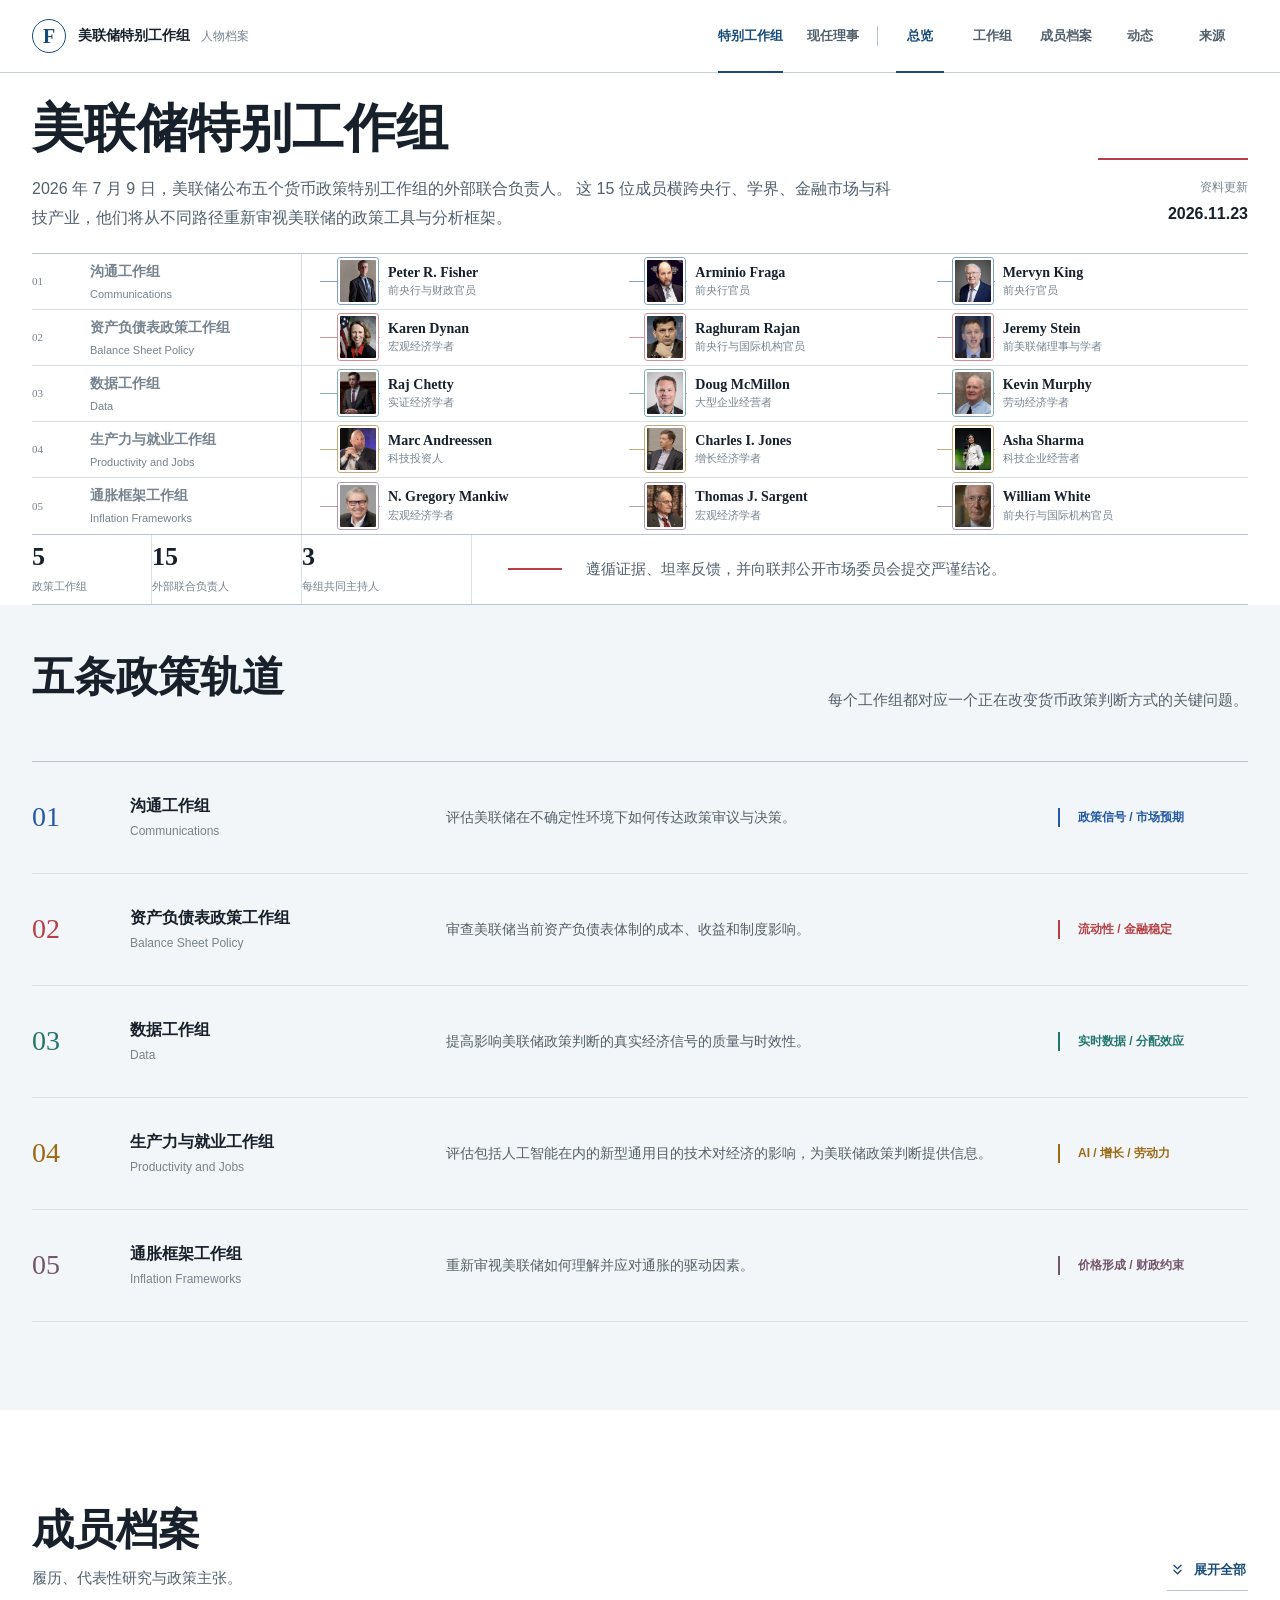
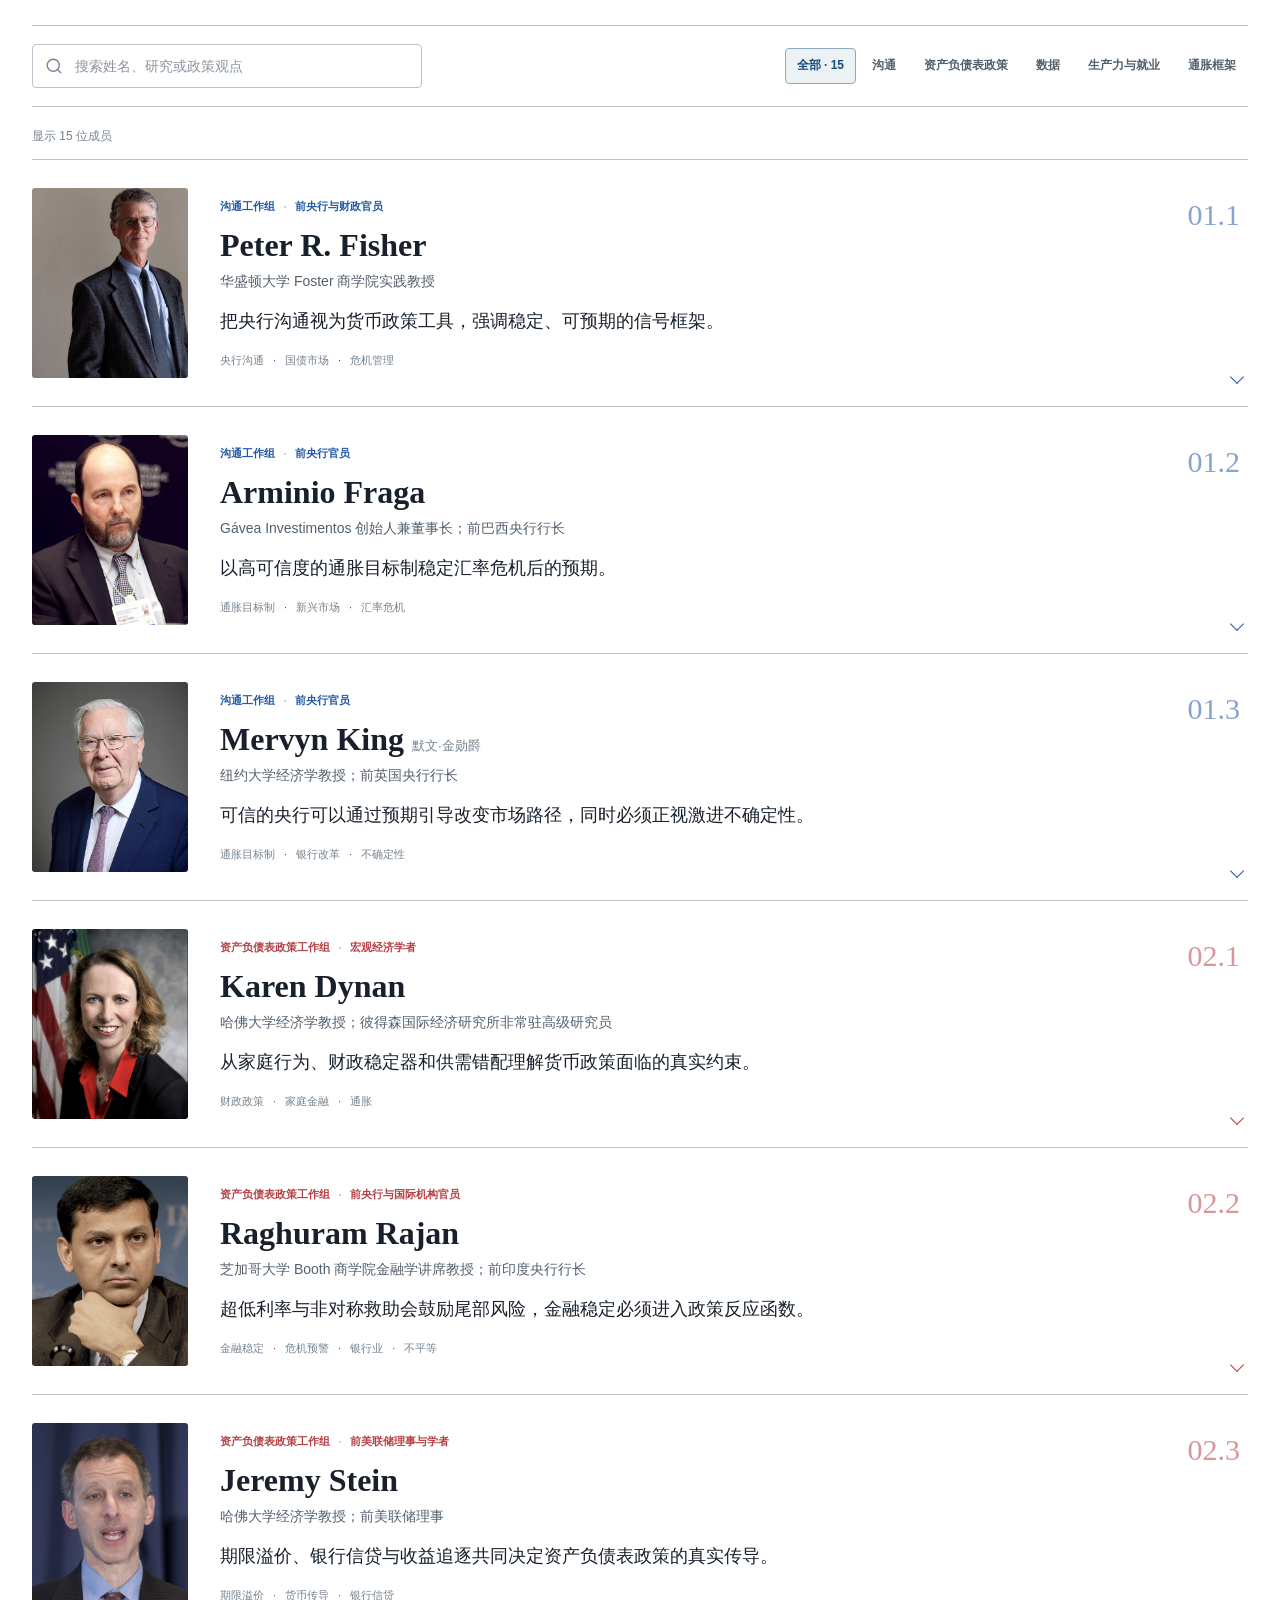
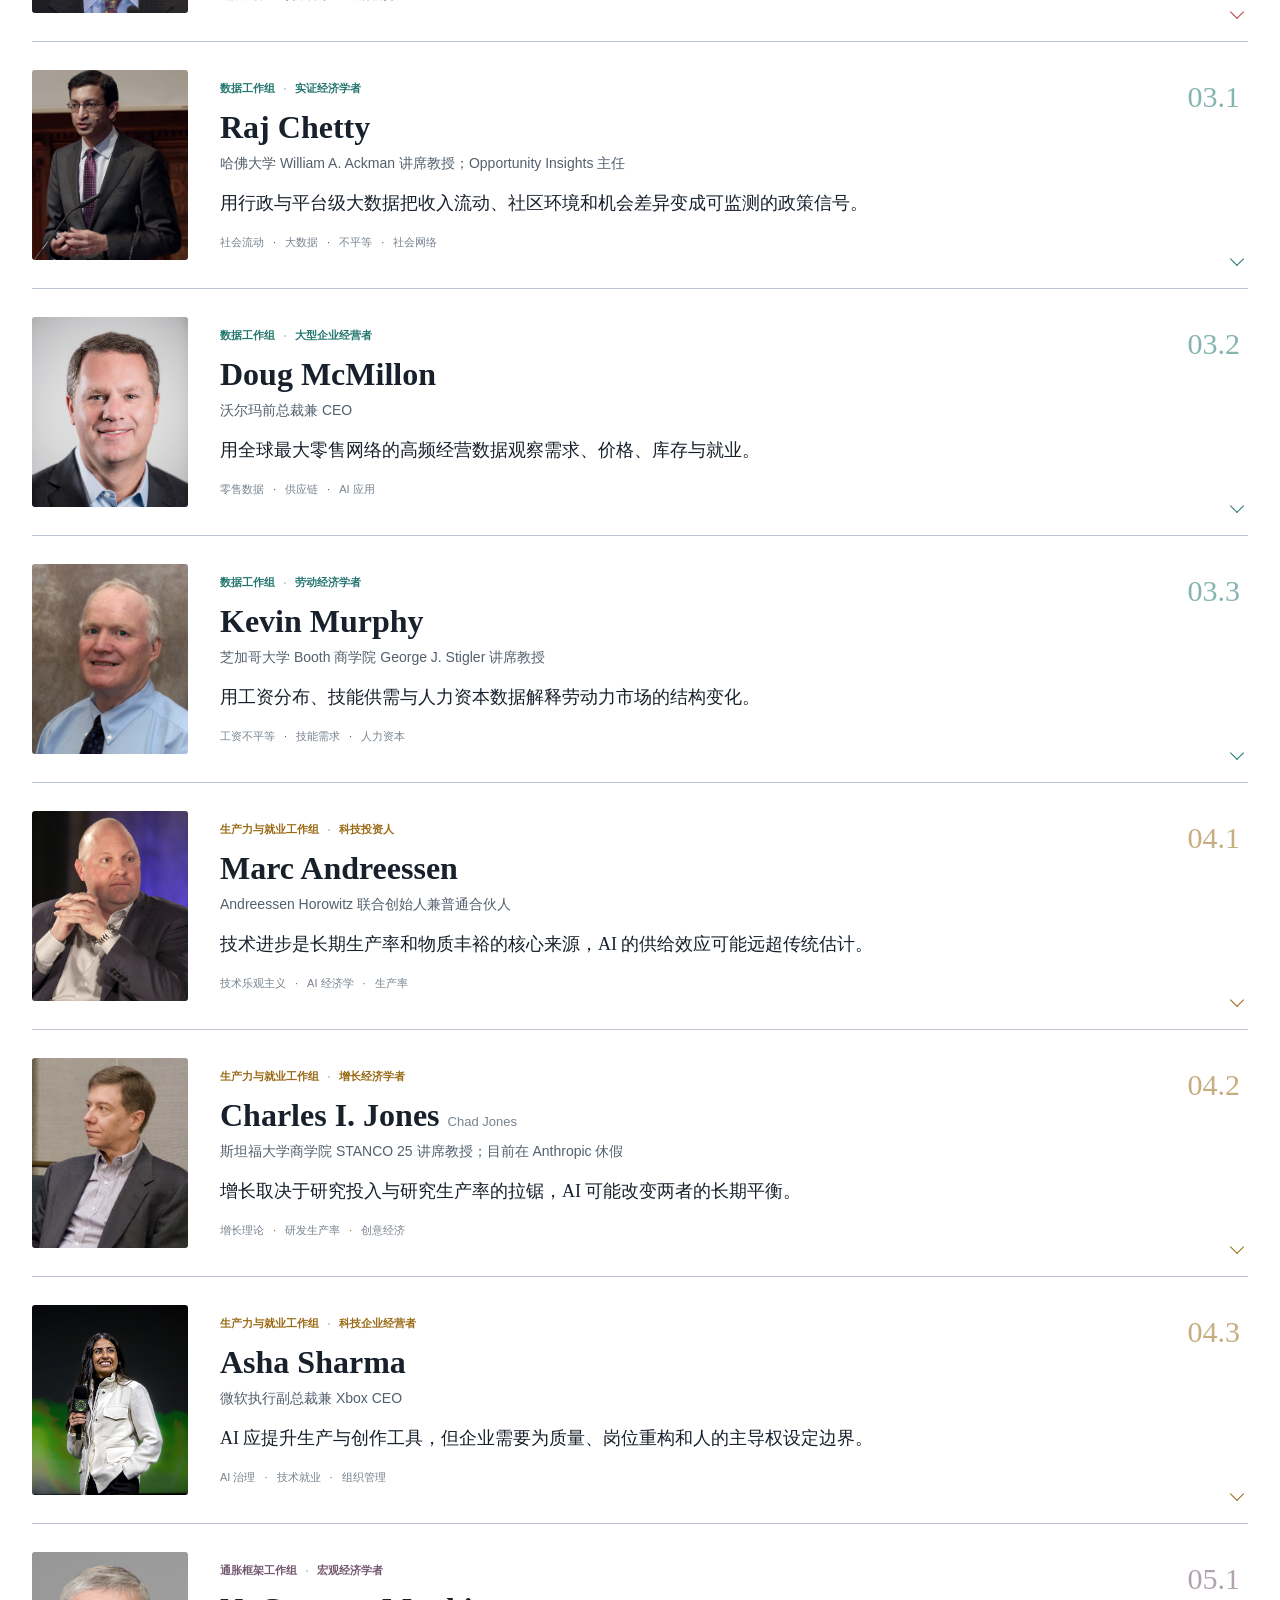
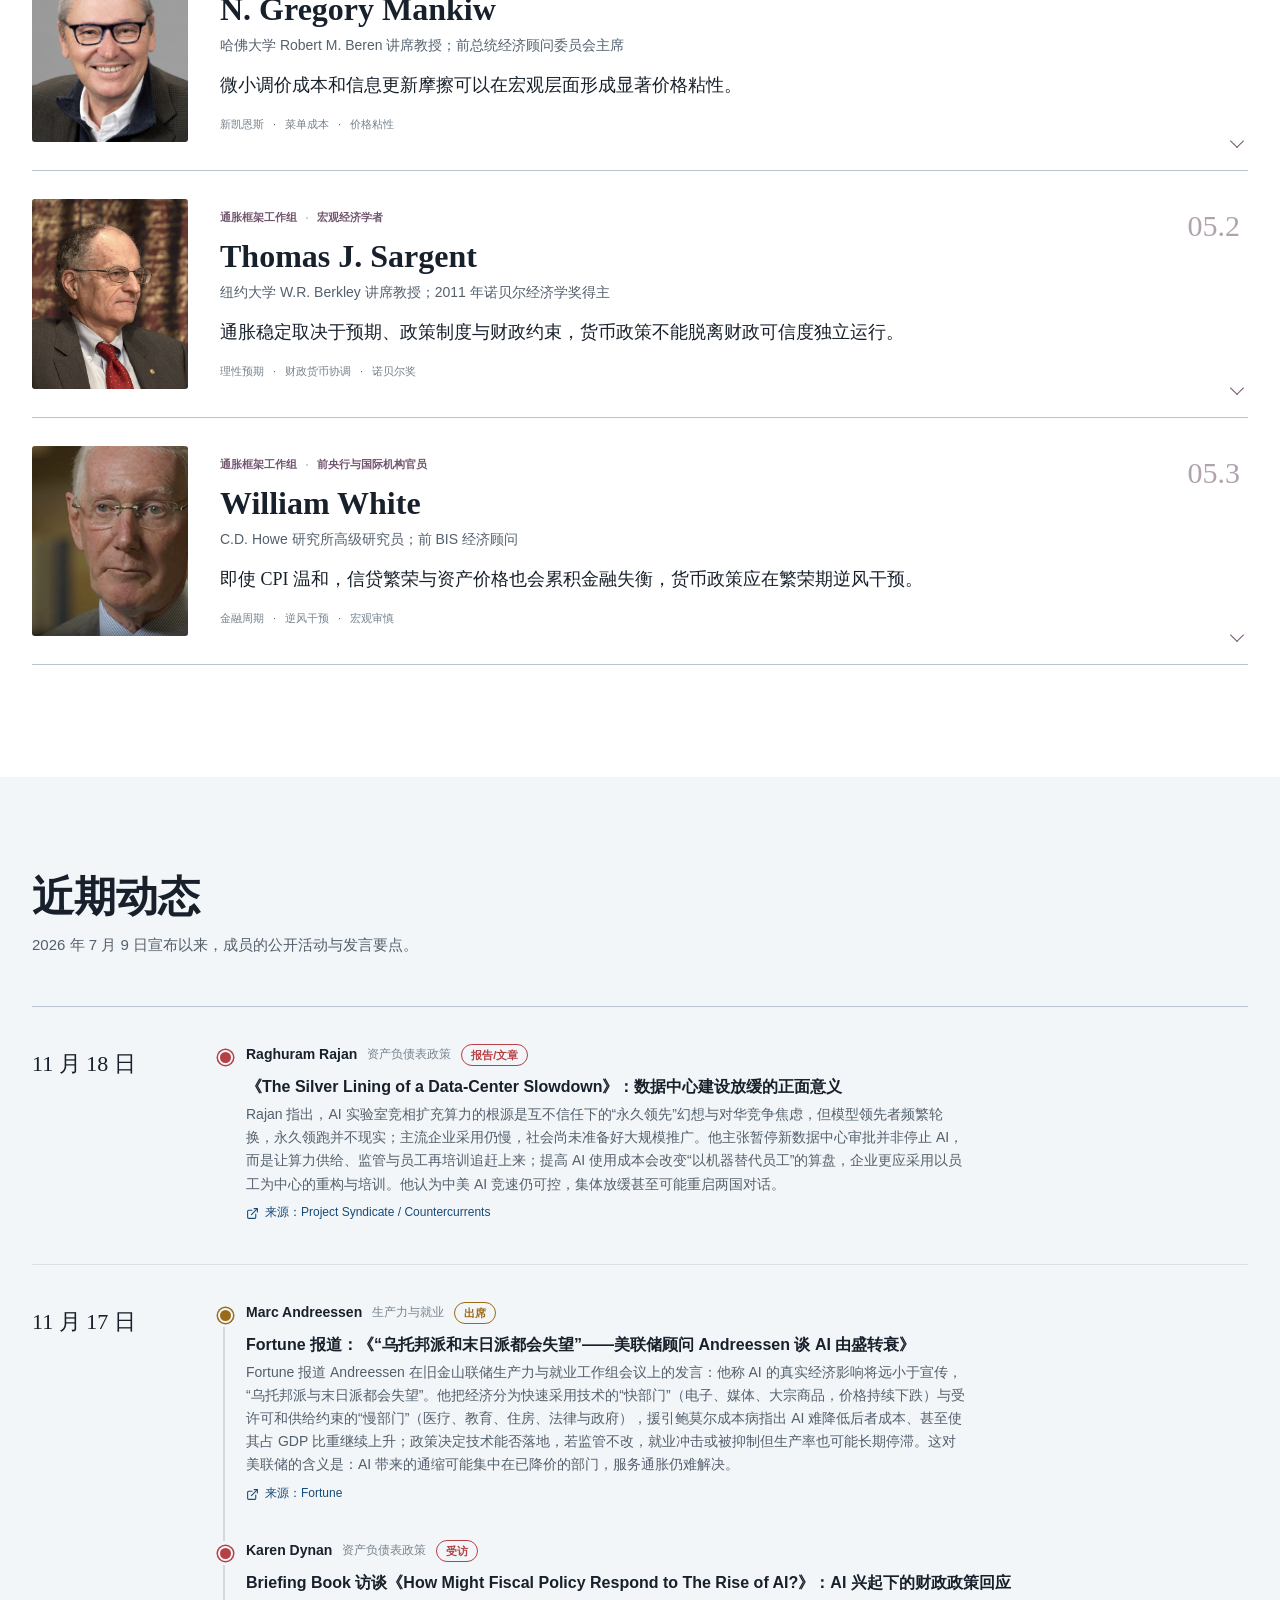
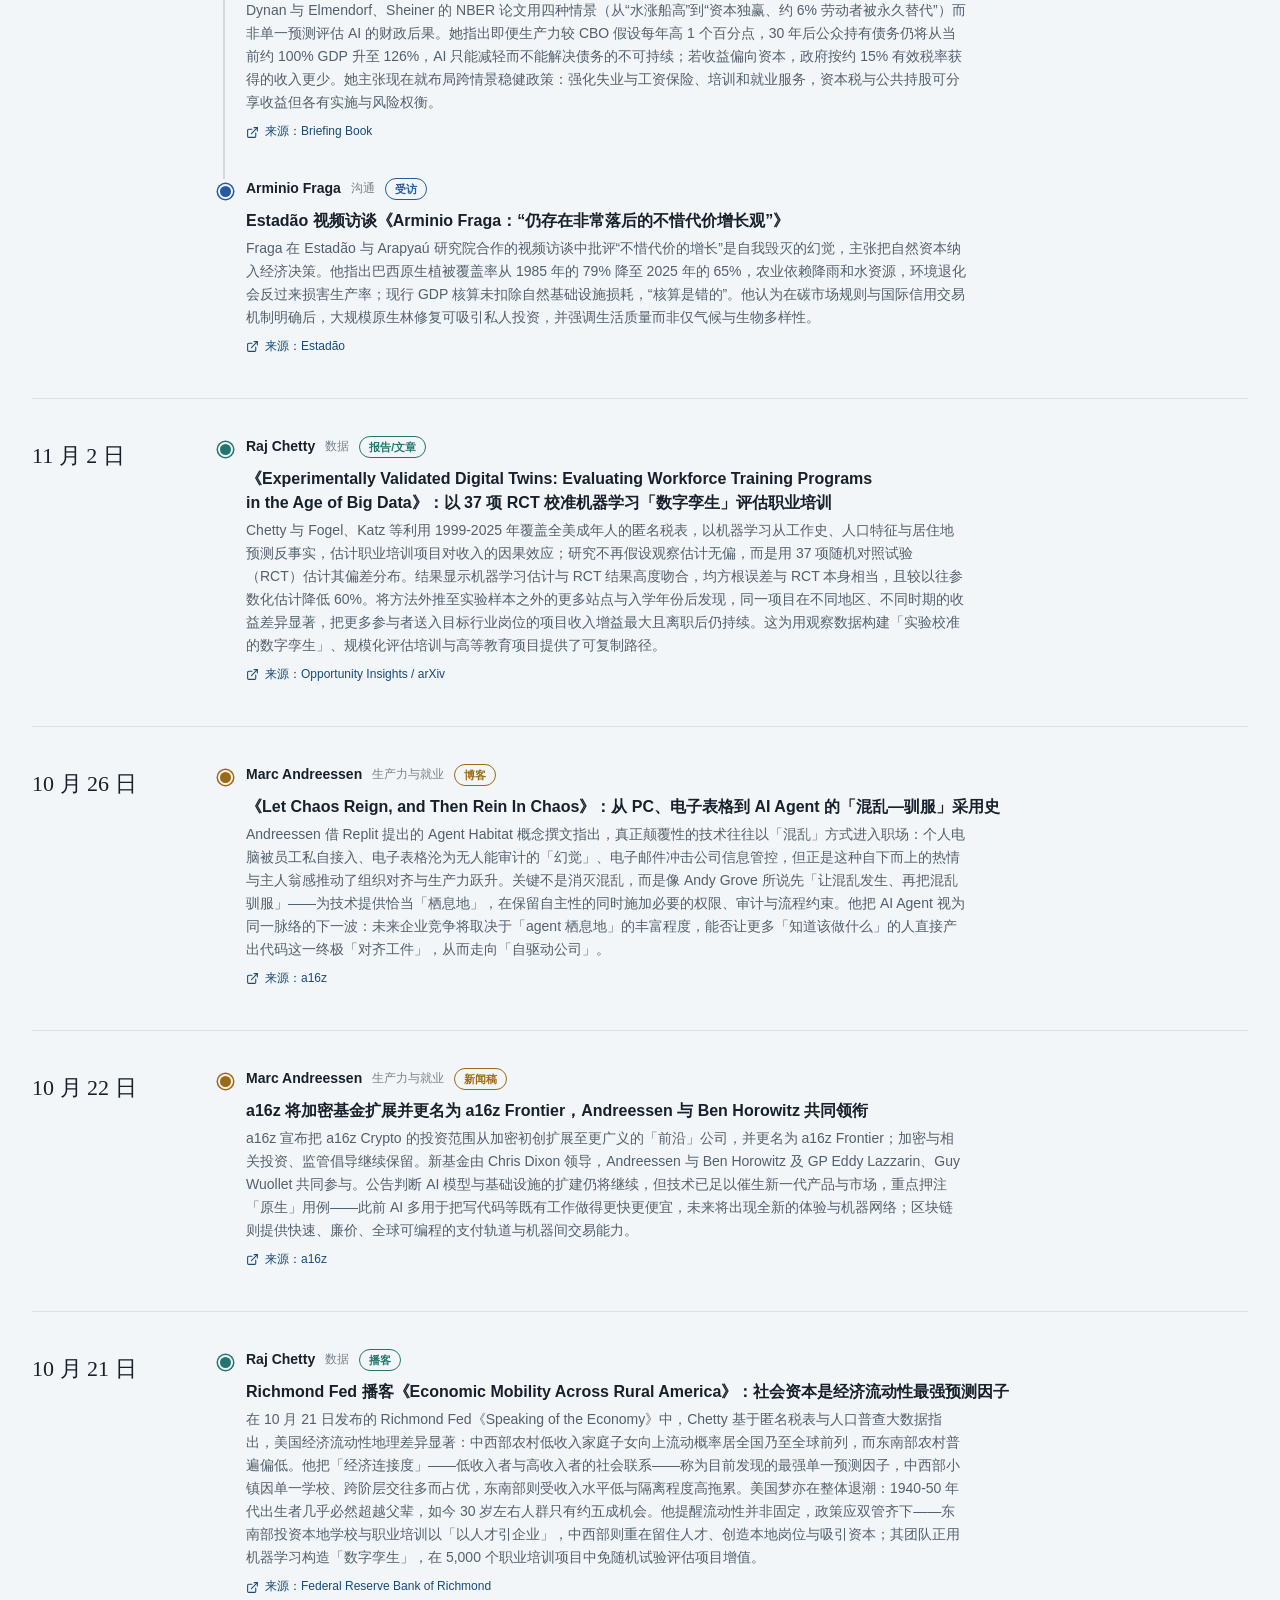
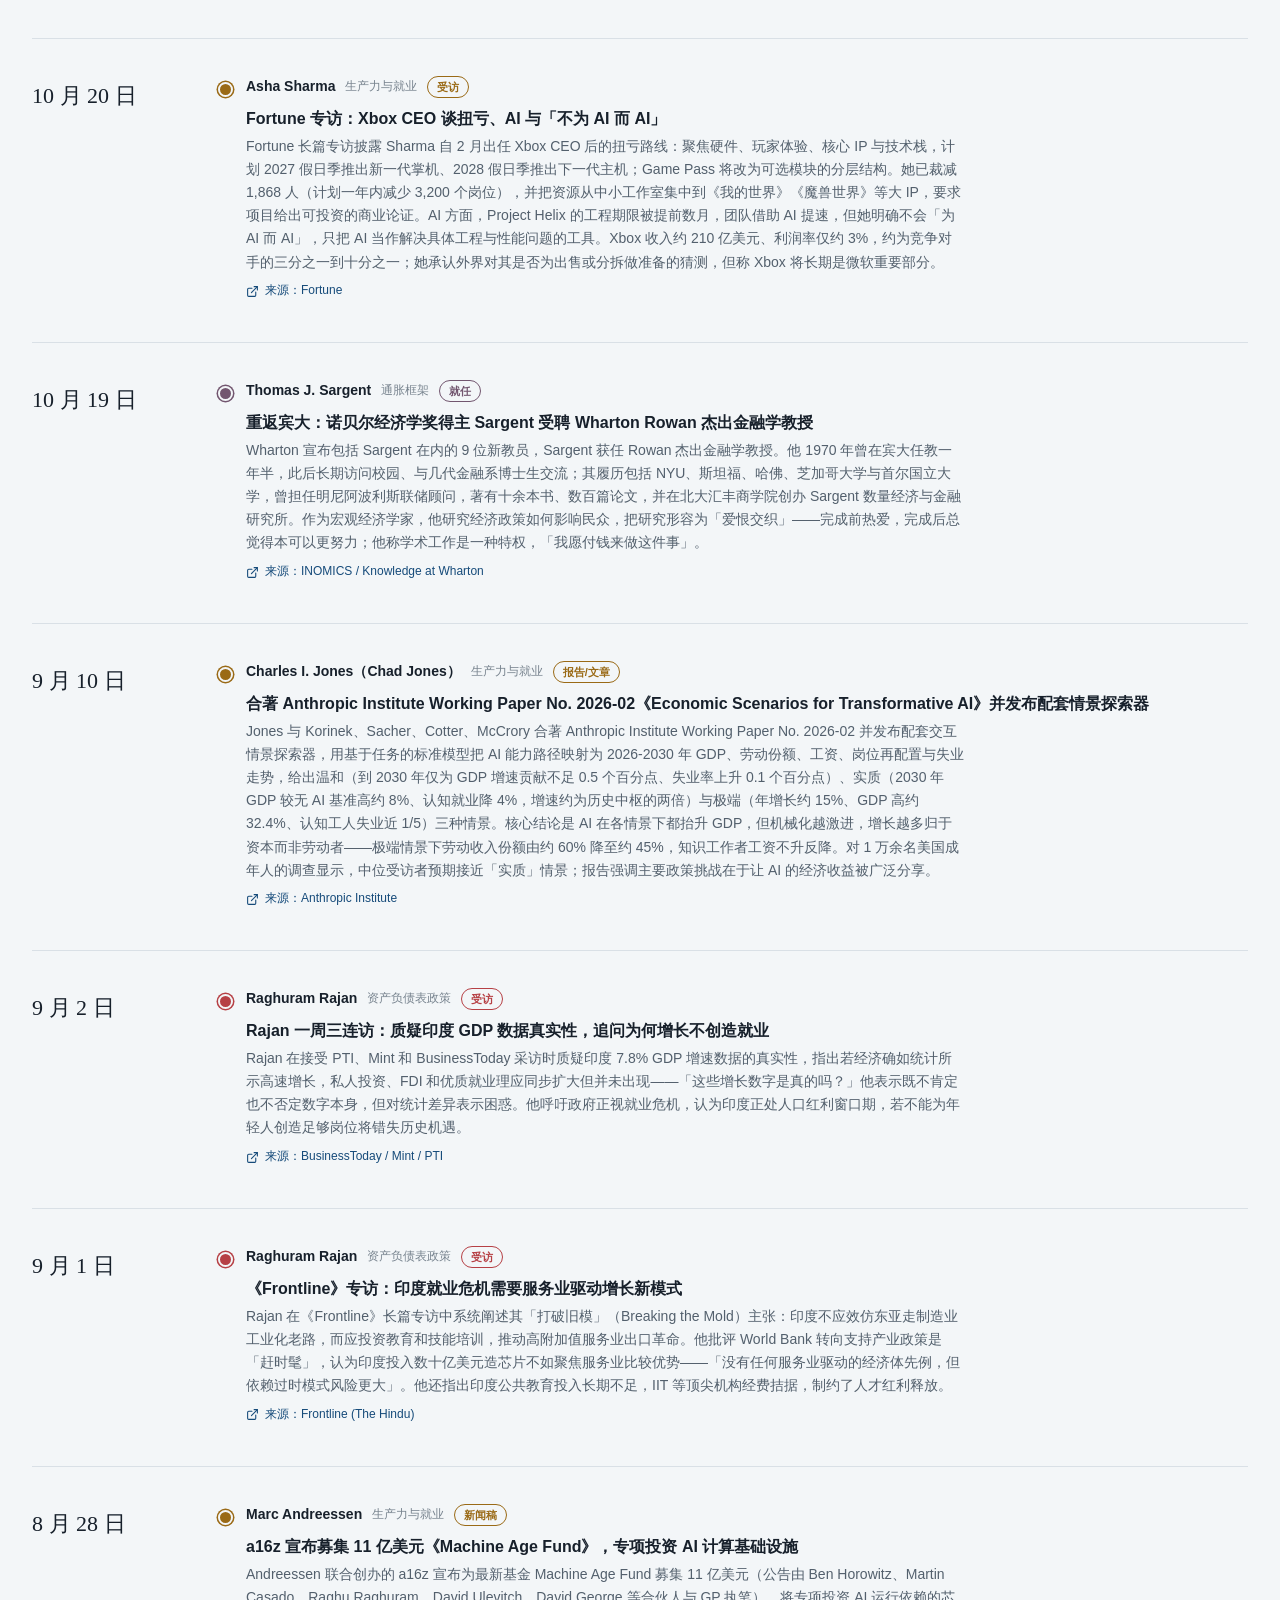
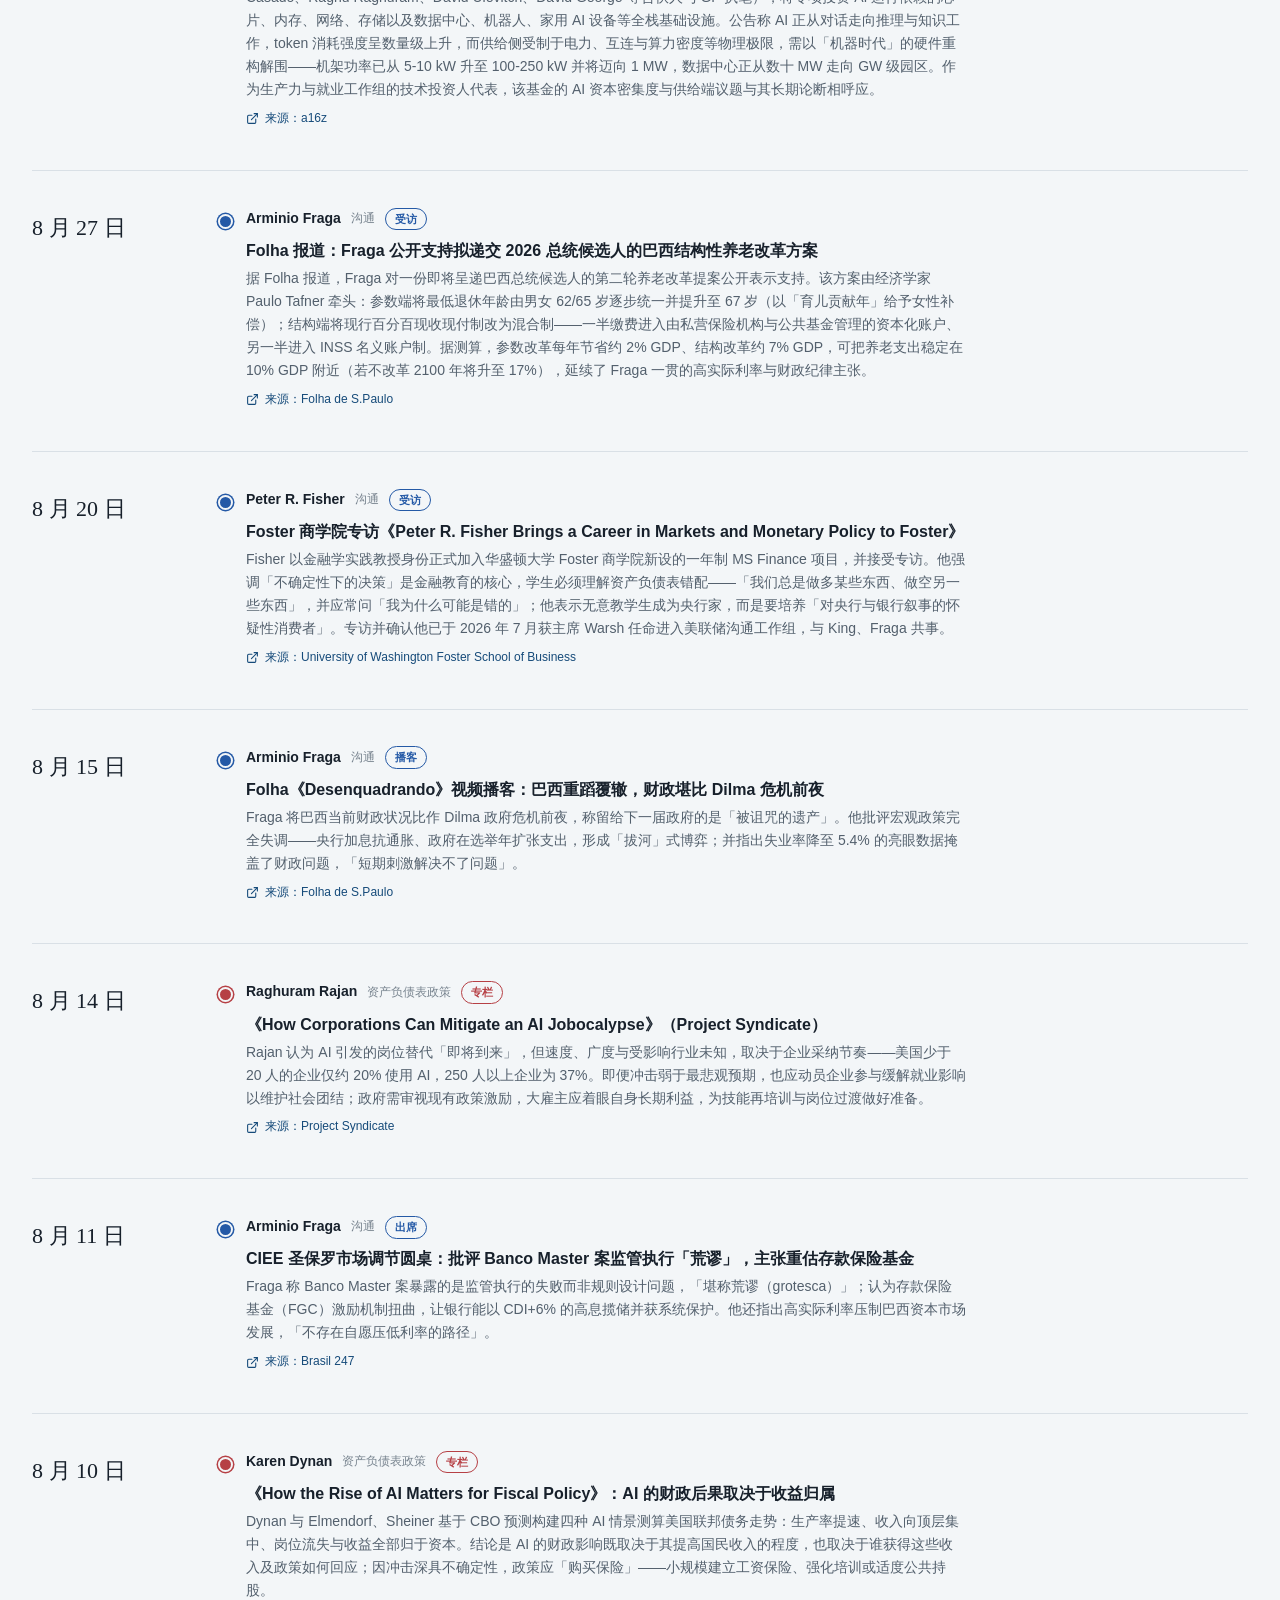
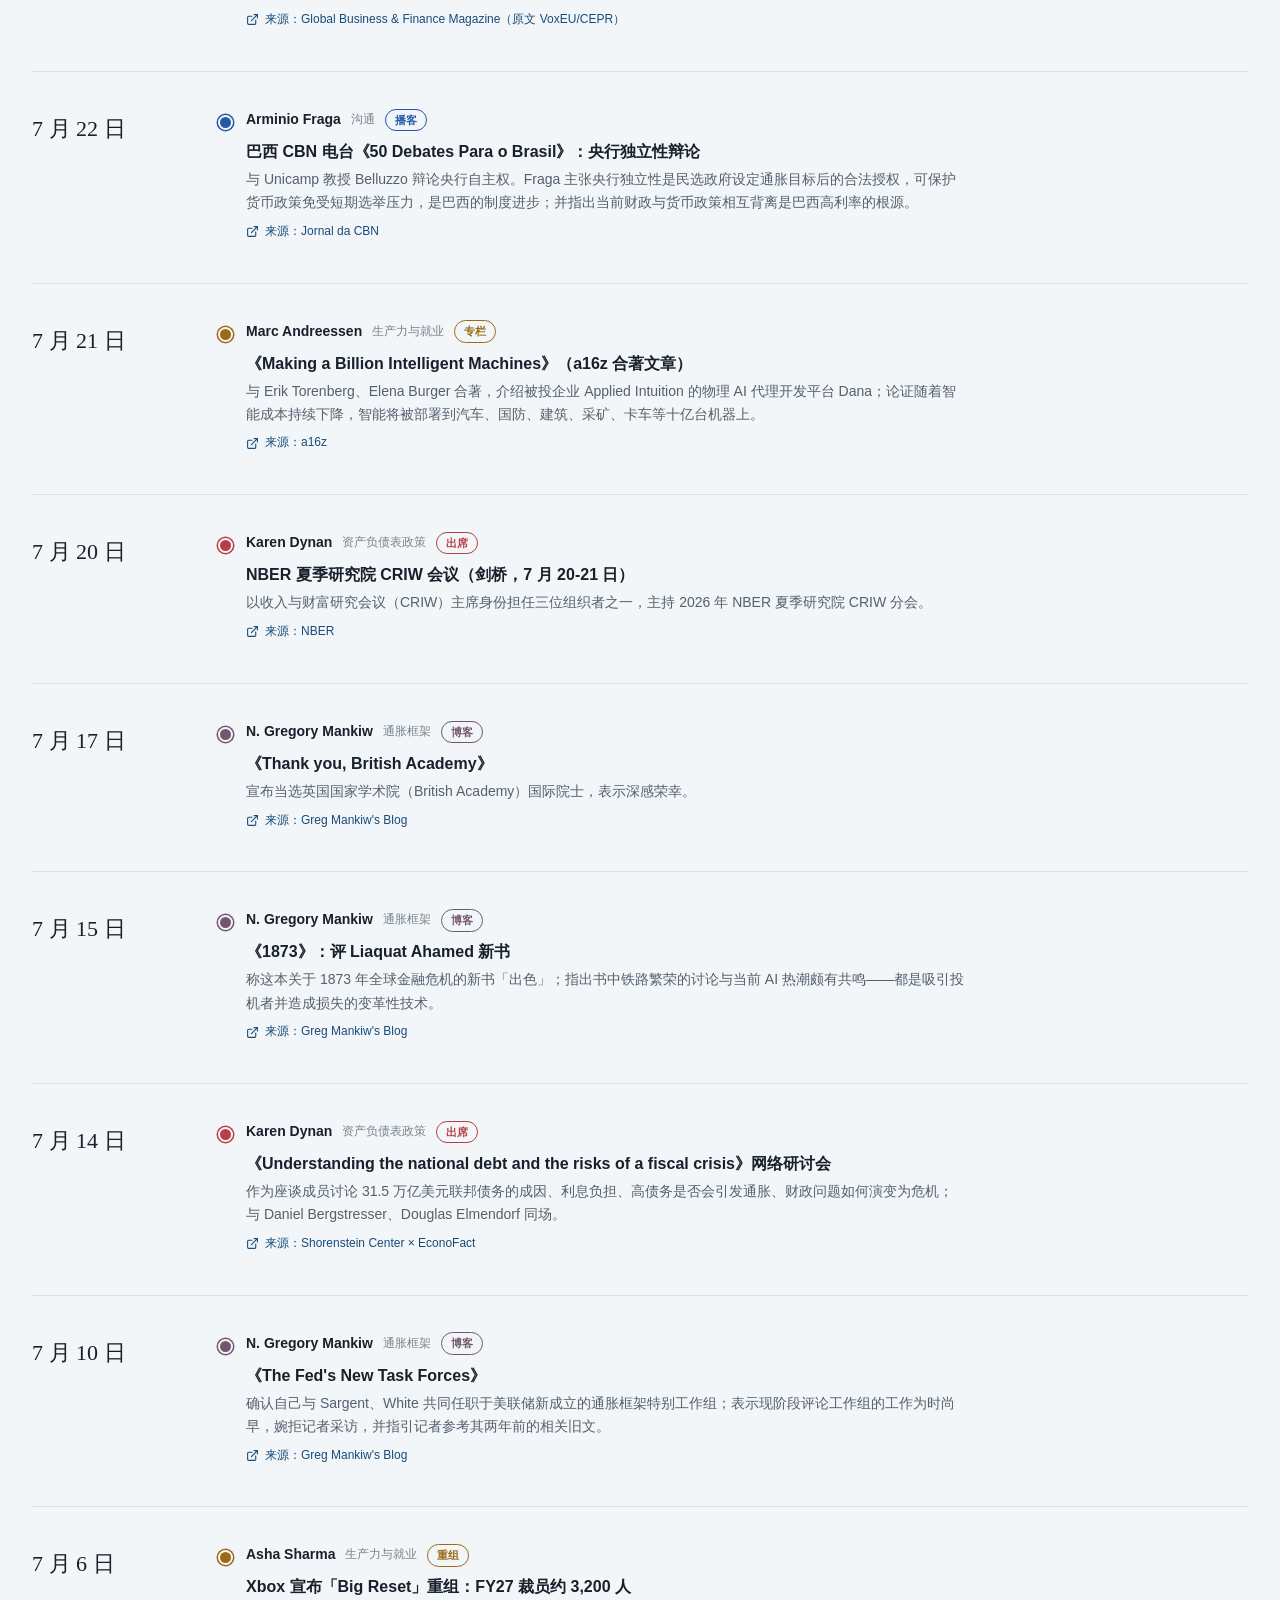
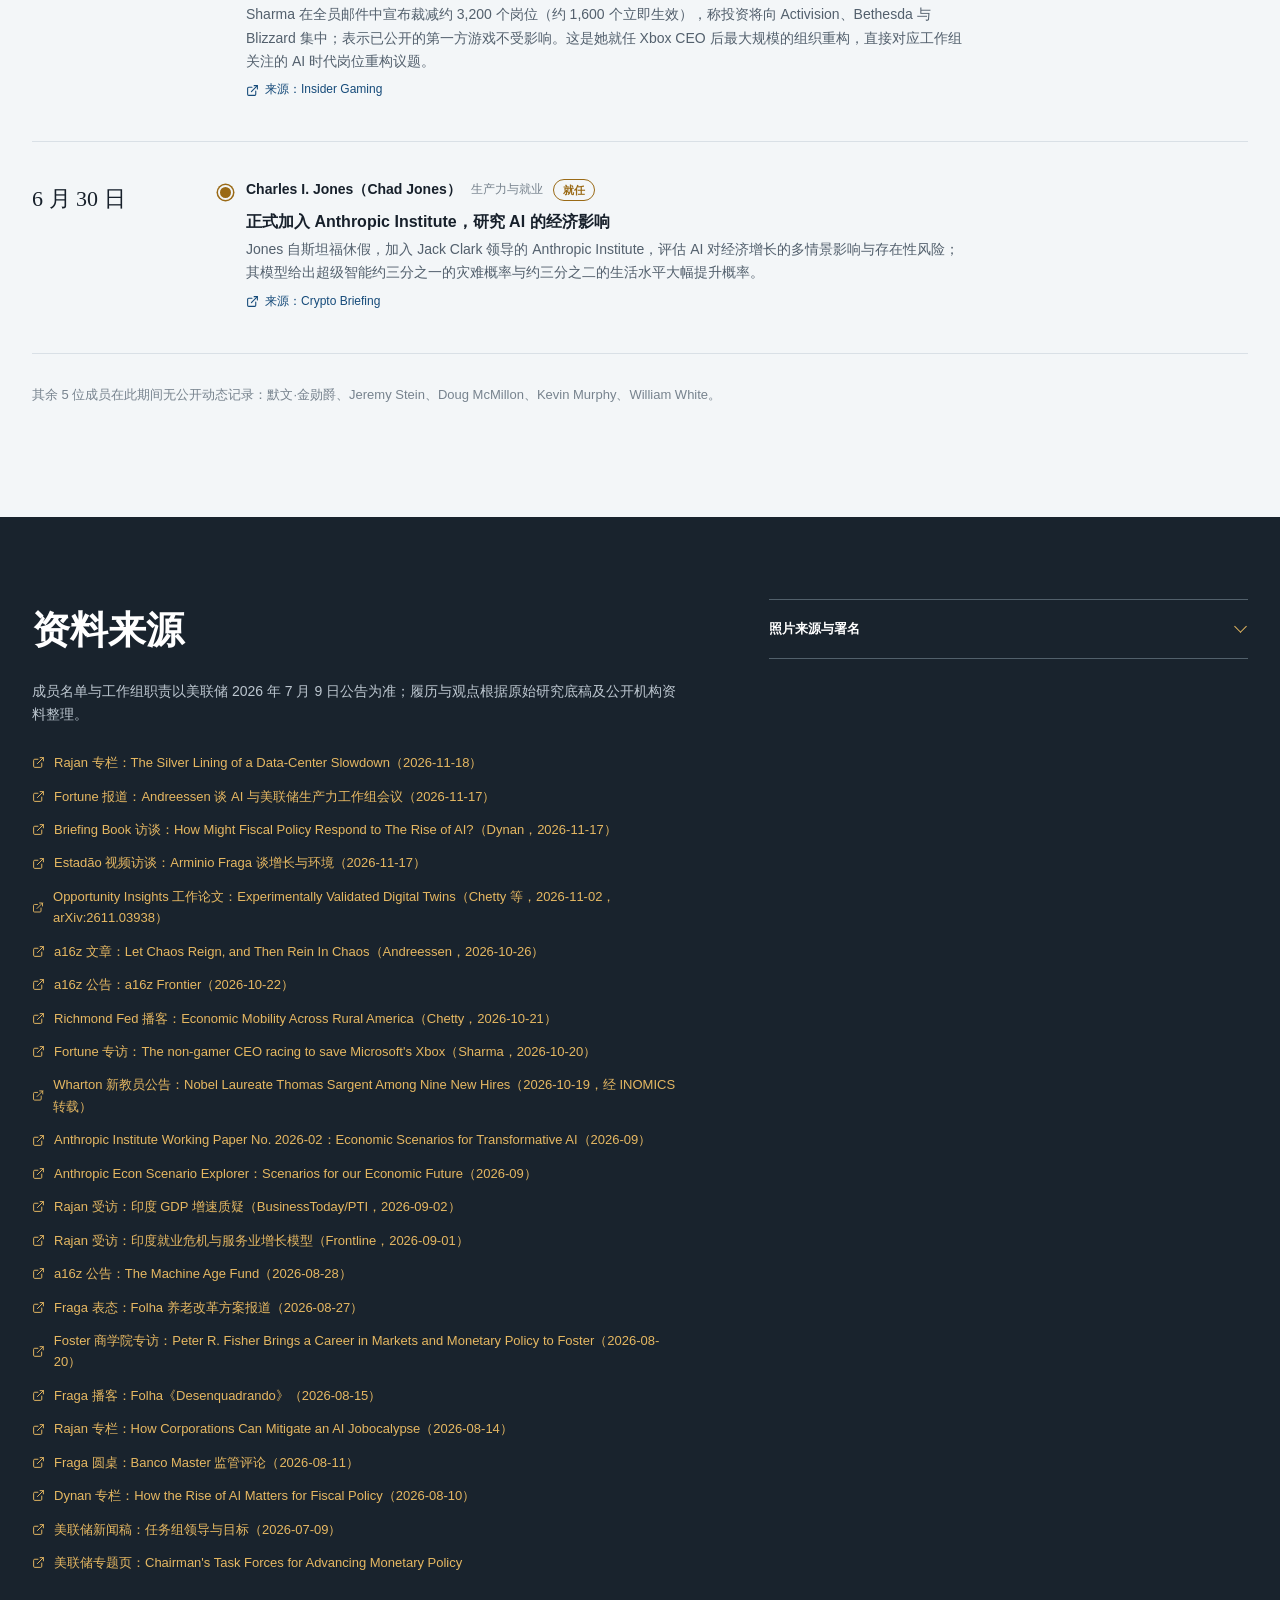
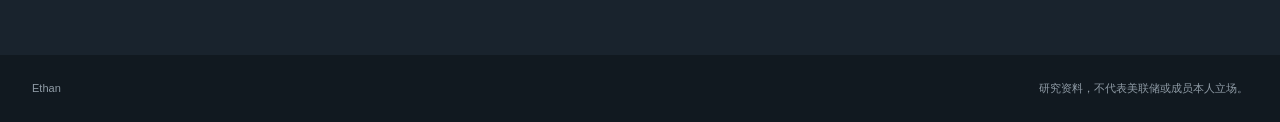
<file: index.html>
<!doctype html>
<html lang="zh-CN">
<head>
  <meta charset="utf-8">
  <meta name="viewport" content="width=device-width, initial-scale=1">
  <meta name="description" content="美联储五个货币政策特别工作组的 15 位外部联合负责人：履历、研究贡献与政策观点。">
  <title>美联储特别工作组领导班子</title>
  <link rel="icon" type="image/svg+xml" href="./favicon.svg">
  <link rel="alternate icon" type="image/png" href="./favicon-180.png">
  <link rel="apple-touch-icon" href="./favicon-180.png">
  <link rel="stylesheet" href="styles.css">
</head>
<body>
  <a class="skip-link" href="#main">跳至正文</a>

  <header class="site-header">
    <a class="site-mark" href="#overview" aria-label="返回页面顶部">
      <span class="site-mark__seal" aria-hidden="true">F</span>
      <span class="site-mark__text">美联储特别工作组 <span>人物档案</span></span>
    </a>
    <nav class="site-nav" aria-label="页面导航">
      <a class="is-current" href="index.html" aria-current="page">特别工作组</a>
      <a href="governors.html">现任理事</a>
      <span class="site-nav__divider" aria-hidden="true"></span>
      <a href="#overview">总览</a>
      <a href="#mandates">工作组</a>
      <a href="#directory">成员档案</a>
      <a href="#activity">动态</a>
      <a href="#sources">来源</a>
    </nav>
  </header>

  <main id="main">
    <section class="overview" id="overview" aria-labelledby="page-title">
      <div class="overview__heading shell">
        <div class="overview__copy">
          <h1 id="page-title">美联储特别工作组</h1>
          <p>
            2026 年 7 月 9 日，美联储公布五个货币政策特别工作组的外部联合负责人。
            这 15 位成员横跨央行、学界、金融市场与科技产业，他们将从不同路径重新审视美联储的政策工具与分析框架。
          </p>
        </div>
        <div class="overview__date" aria-label="资料日期">
          <span>资料更新</span>
          <strong id="updatedDate">2026.07.30</strong>
        </div>
      </div>

      <div class="leadership-map shell" id="leadershipMap" aria-label="五个工作组及成员总览"></div>

      <div class="summary-rail shell" aria-label="工作组概览数据">
        <div class="summary-rail__item">
          <strong>5</strong>
          <span>政策工作组</span>
        </div>
        <div class="summary-rail__item">
          <strong>15</strong>
          <span>外部联合负责人</span>
        </div>
        <div class="summary-rail__item">
          <strong>3</strong>
          <span>每组共同主持人</span>
        </div>
        <div class="summary-rail__statement">
          <span class="summary-rail__rule" aria-hidden="true"></span>
          <p>遵循证据、坦率反馈，并向联邦公开市场委员会提交严谨结论。</p>
        </div>
      </div>
    </section>

    <section class="mandates" id="mandates" aria-labelledby="mandates-title">
      <div class="shell">
        <div class="section-heading">
          <h2 id="mandates-title">五条政策轨道</h2>
          <p>每个工作组都对应一个正在改变货币政策判断方式的关键问题。</p>
        </div>
        <div class="mandate-list" id="mandateList"></div>
      </div>
    </section>

    <section class="directory" id="directory" aria-labelledby="directory-title">
      <div class="shell">
        <div class="directory__heading section-heading">
          <div>
            <h2 id="directory-title">成员档案</h2>
            <p>履历、代表性研究与政策主张。</p>
          </div>
          <button class="text-command" id="toggleAll" type="button" aria-expanded="false">
            <svg aria-hidden="true" viewBox="0 0 24 24">
              <path d="m7 6 5 5 5-5"></path>
              <path d="m7 13 5 5 5-5"></path>
            </svg>
            <span>展开全部</span>
          </button>
        </div>

        <div class="directory-tools" aria-label="成员筛选工具">
          <label class="search-field" for="memberSearch">
            <svg aria-hidden="true" viewBox="0 0 24 24">
              <circle cx="11" cy="11" r="8"></circle>
              <path d="m21 21-4.3-4.3"></path>
            </svg>
            <span class="sr-only">搜索成员</span>
            <input id="memberSearch" type="search" autocomplete="off" placeholder="搜索姓名、研究或政策观点">
          </label>
          <div class="group-filters" id="groupFilters" role="group" aria-label="按工作组筛选"></div>
        </div>

        <p class="result-status" id="resultStatus" aria-live="polite"></p>
        <div class="member-list" id="memberList"></div>
        <div class="empty-state" id="emptyState" hidden>
          <h3>没有匹配的成员</h3>
          <p>请更换关键词或选择其他工作组。</p>
        </div>
      </div>
    </section>

    <section class="activity" id="activity" aria-labelledby="activity-title">
      <div class="shell">
        <div class="section-heading">
          <div>
            <h2 id="activity-title">近期动态</h2>
            <p>2026 年 7 月 9 日宣布以来，成员的公开活动与发言要点。</p>
          </div>
        </div>
        <div class="timeline" id="activityTimeline"></div>
        <p class="activity-note" id="activityNote"></p>
      </div>
    </section>

    <section class="sources" id="sources" aria-labelledby="sources-title">
      <div class="shell sources__layout">
        <div>
          <h2 id="sources-title">资料来源</h2>
          <p>
            成员名单与工作组职责以美联储 2026 年 7 月 9 日公告为准；履历与观点根据原始研究底稿及公开机构资料整理。
          </p>
          <div class="source-links" id="sourceLinks"></div>
        </div>
        <details class="photo-credits">
          <summary>照片来源与署名</summary>
          <div class="photo-credits__list" id="photoCredits"></div>
        </details>
      </div>
    </section>
  </main>

  <footer class="site-footer">
    <div class="shell">
      <p>Ethan</p>
      <p>研究资料，不代表美联储或成员本人立场。</p>
    </div>
  </footer>

  <button class="back-to-top" id="backToTop" type="button" aria-label="返回顶部" title="返回顶部">
    <svg aria-hidden="true" viewBox="0 0 24 24">
      <path d="m18 15-6-6-6 6"></path>
    </svg>
  </button>

  <noscript>此页面需要启用 JavaScript 才能显示成员档案。</noscript>
  <script src="data.js" defer></script>
  <script src="app.js" defer></script>
</body>
</html>
</file>
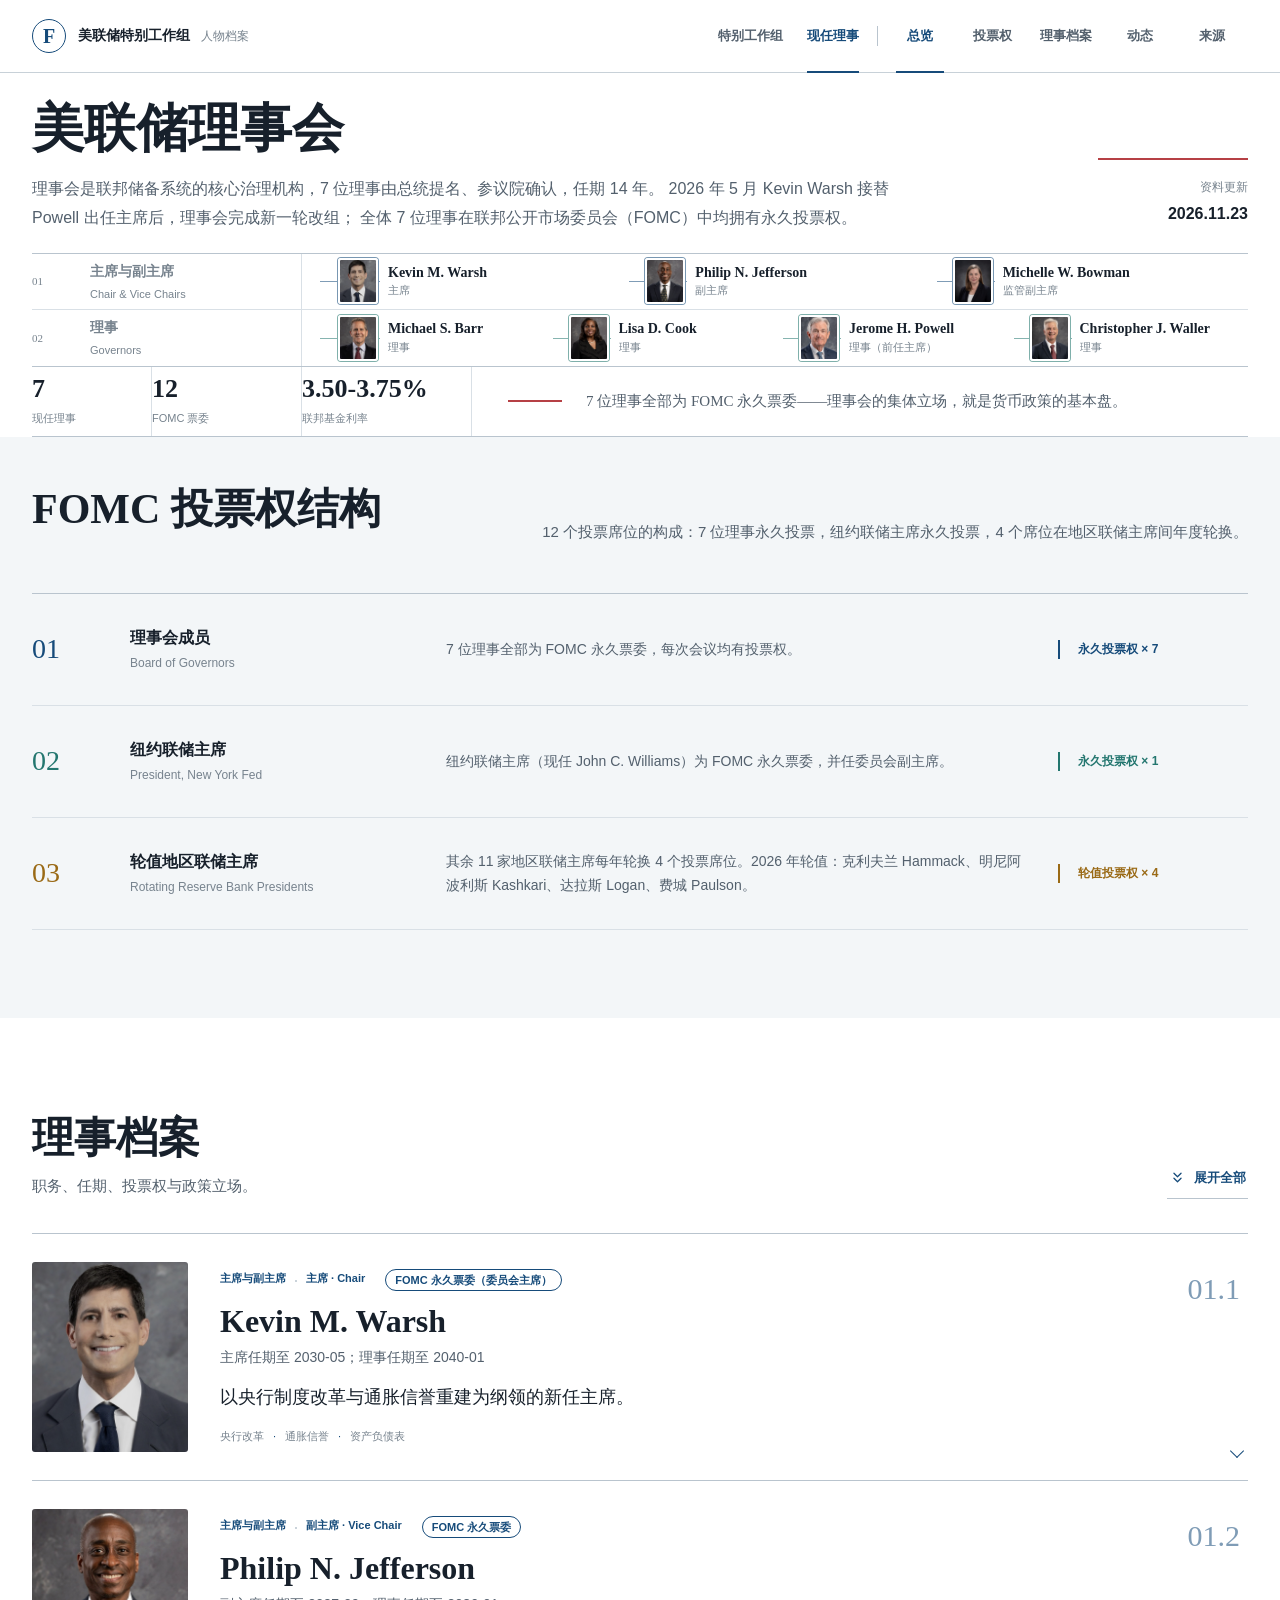
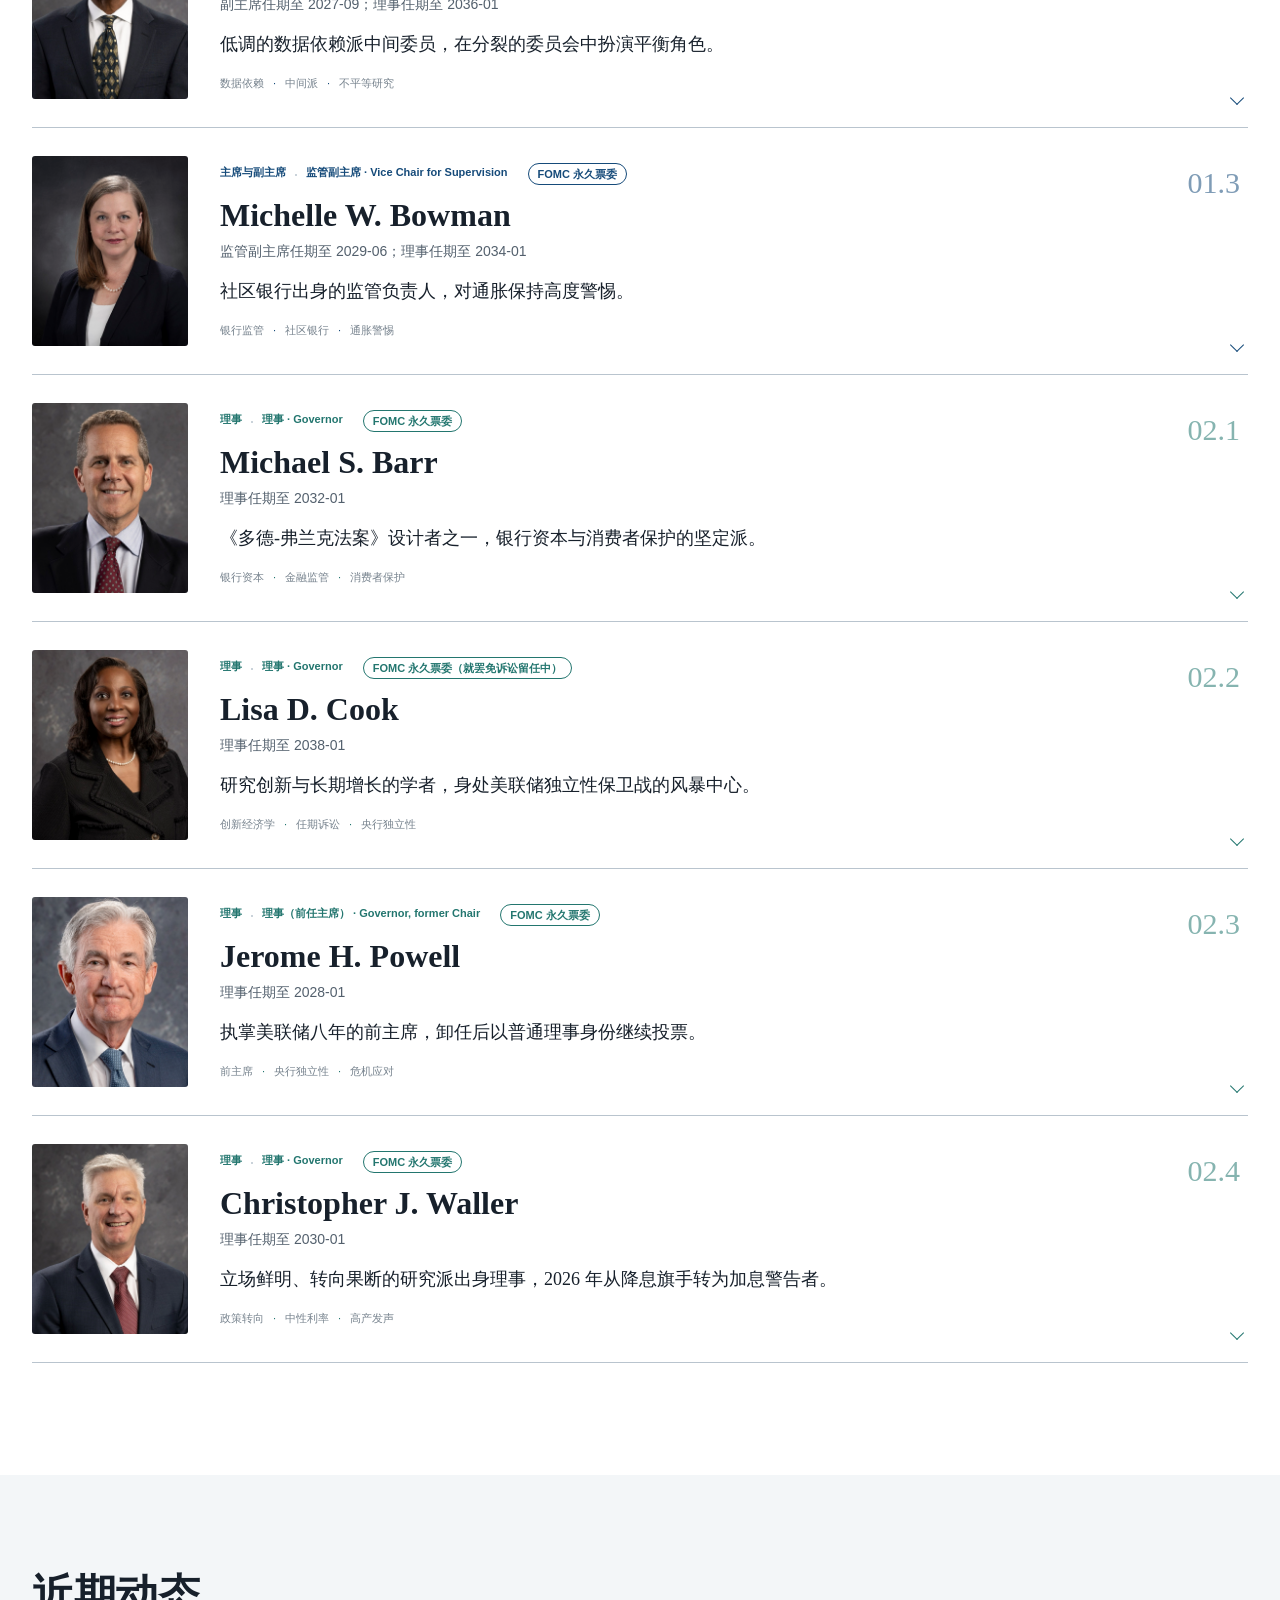
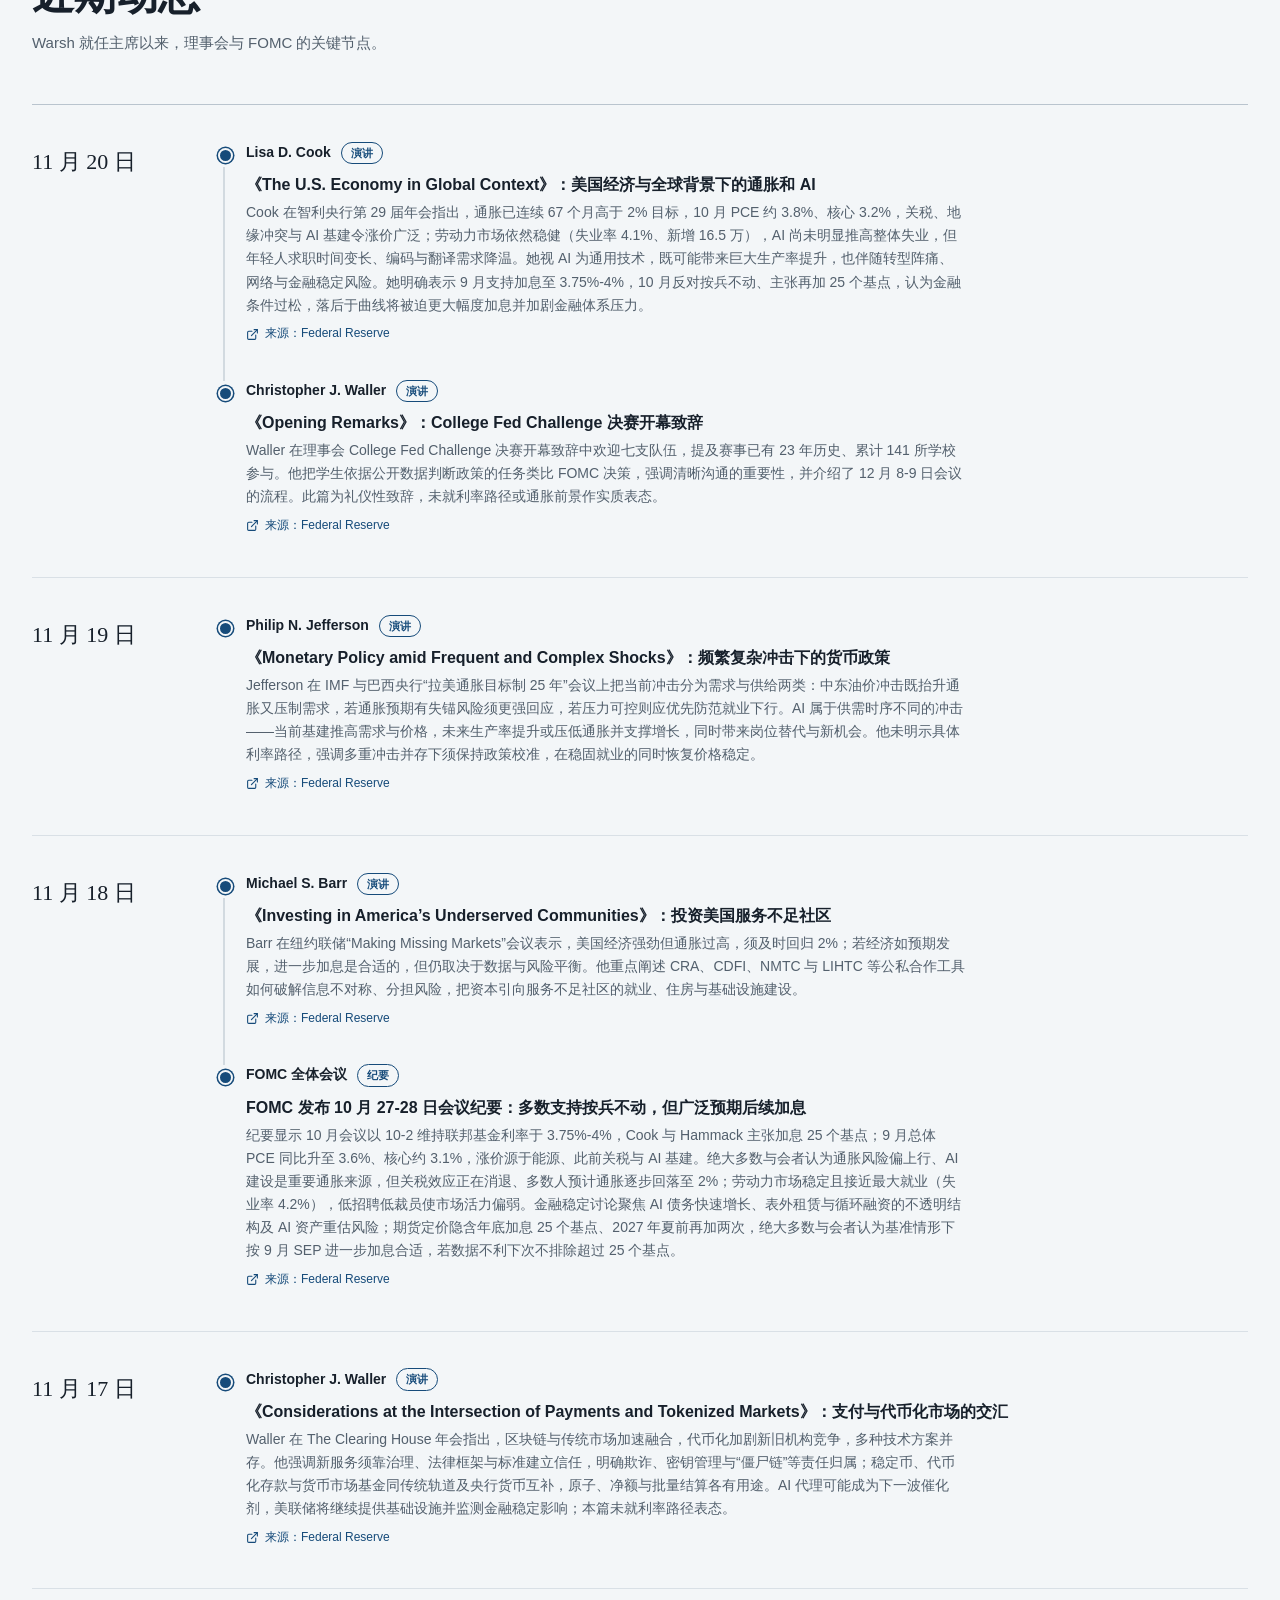
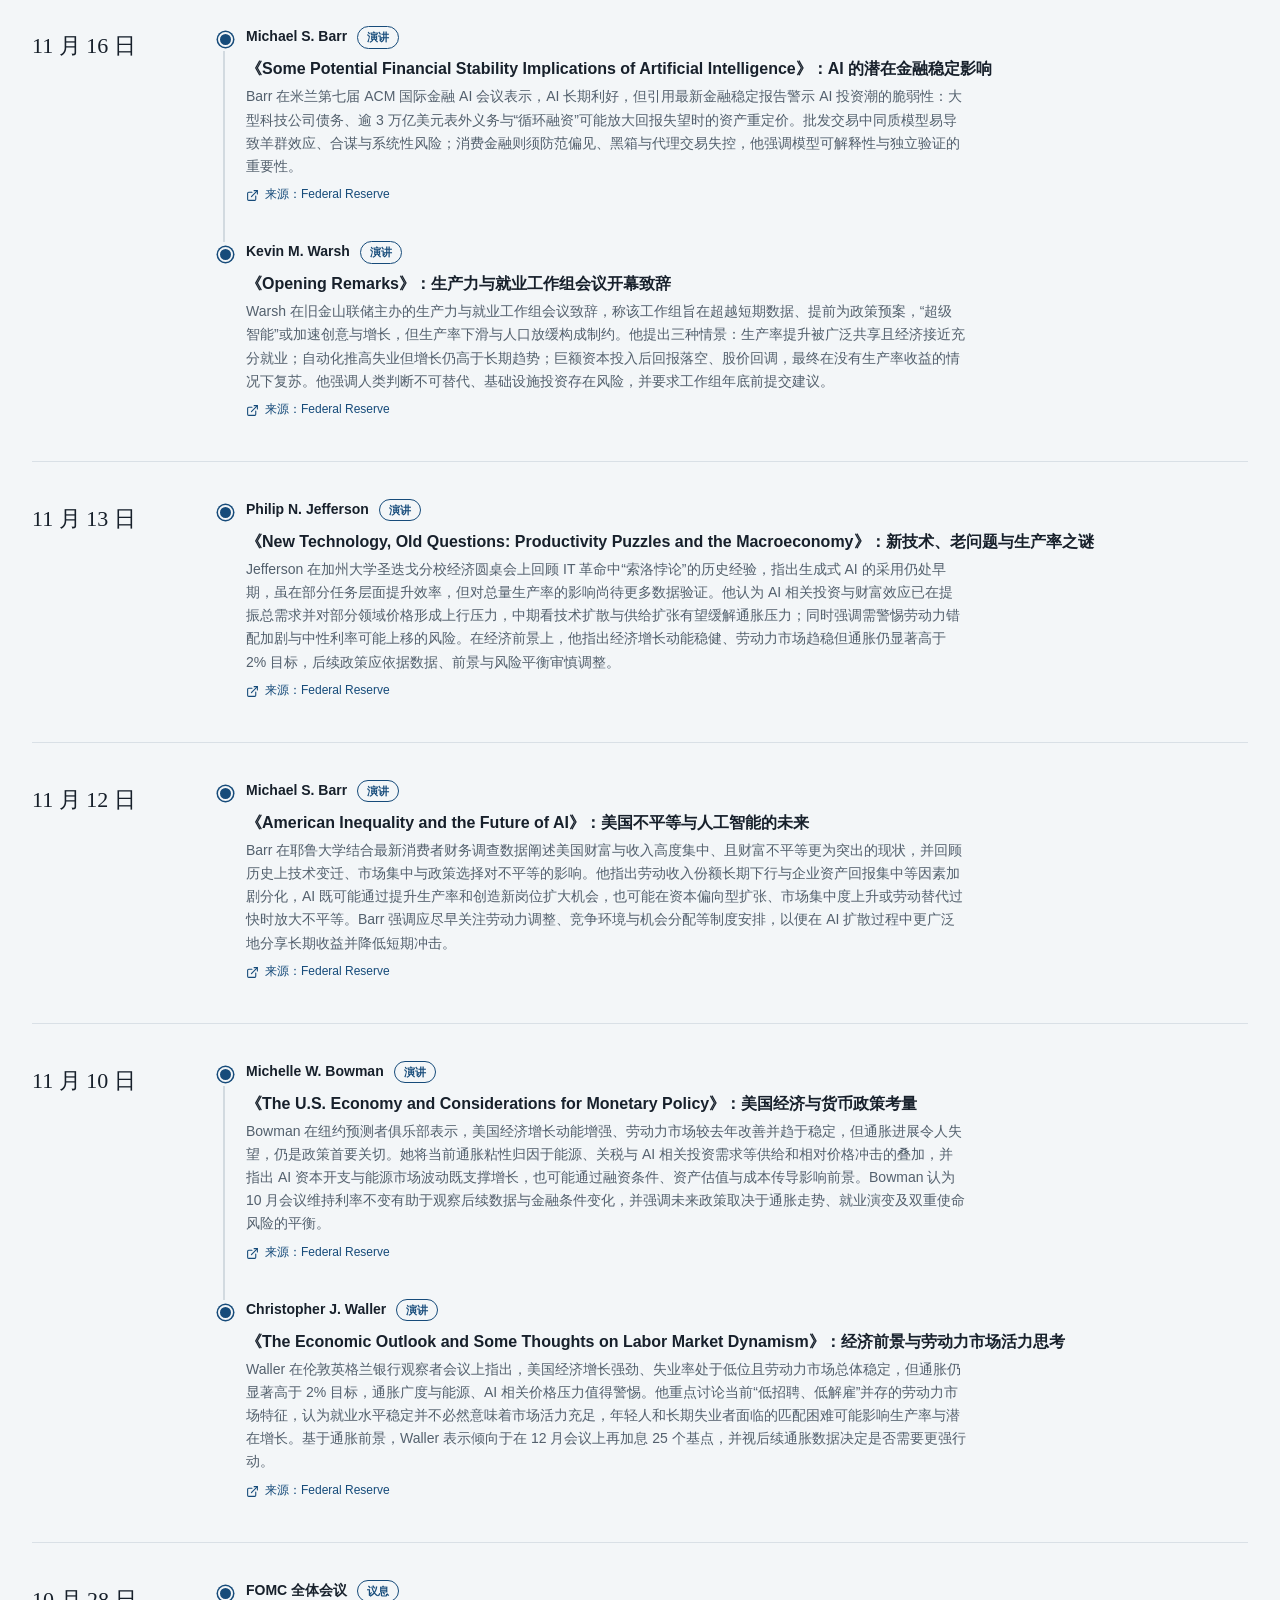
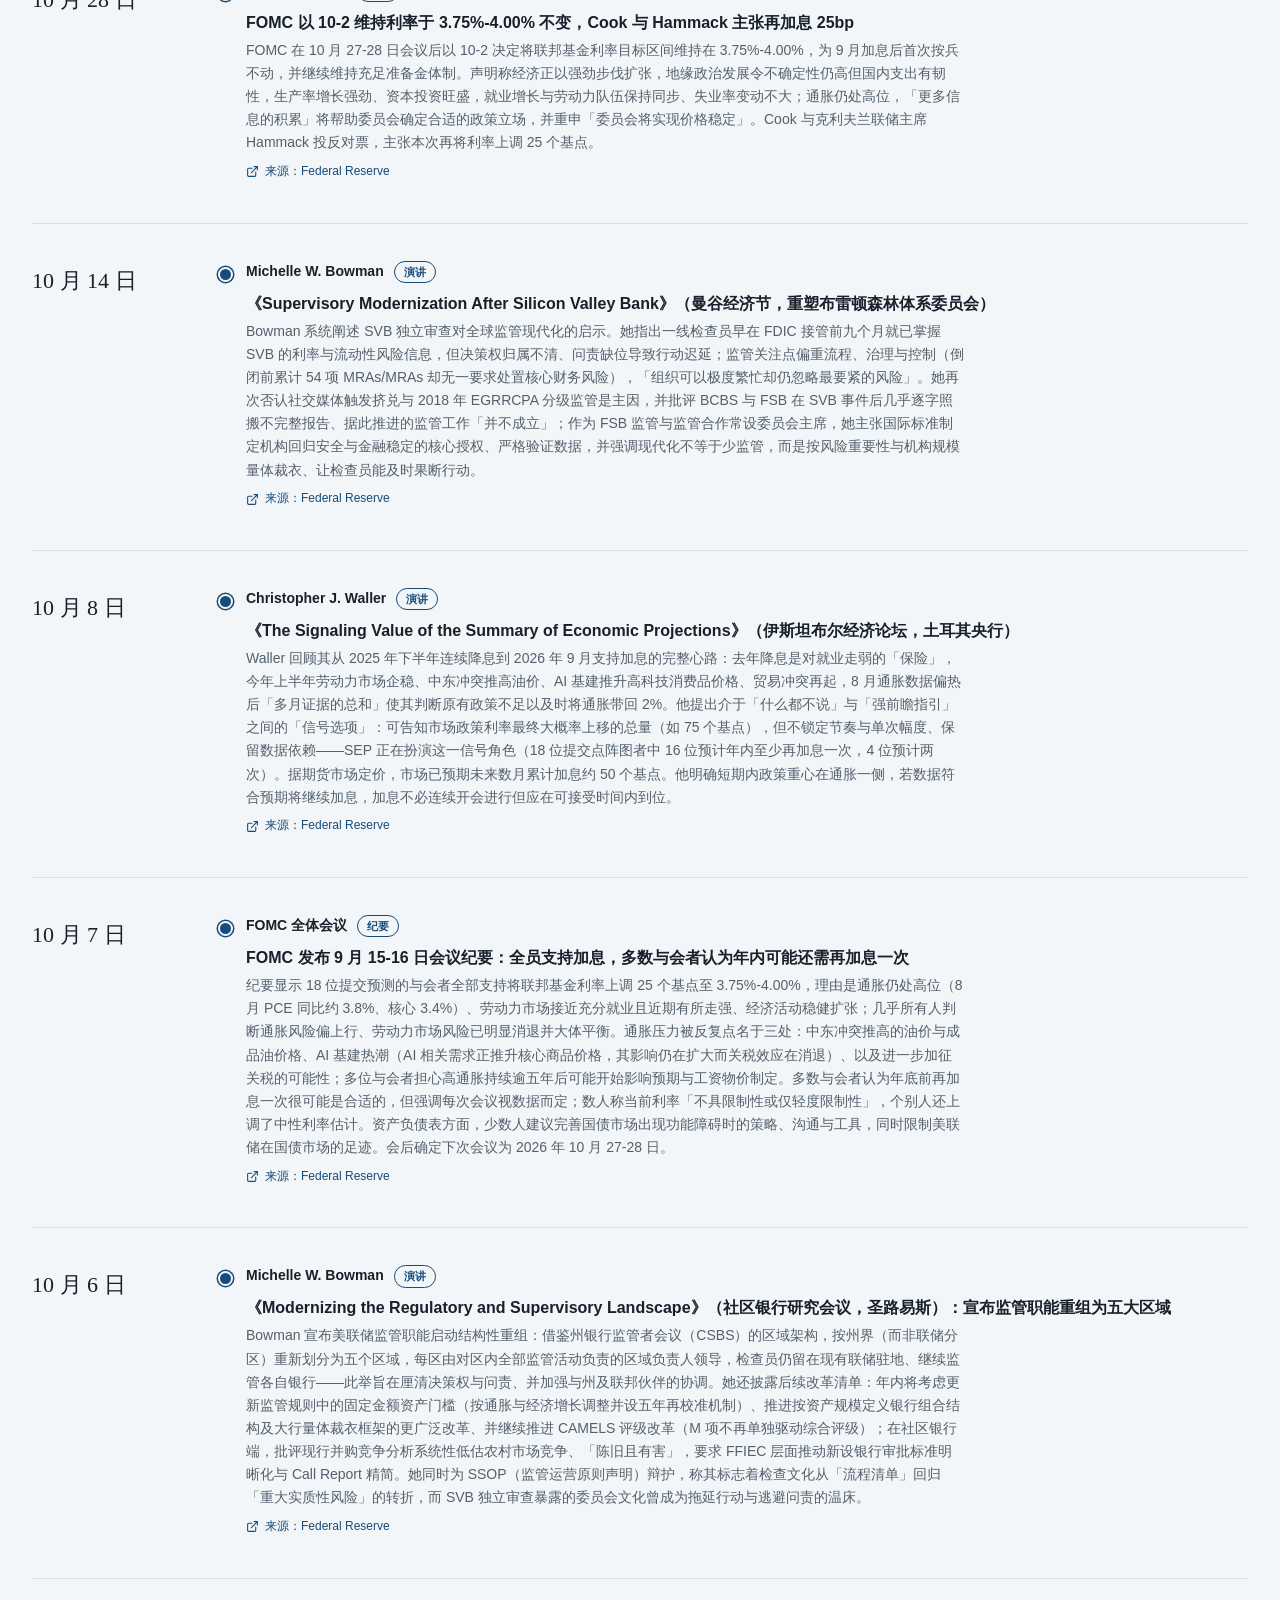
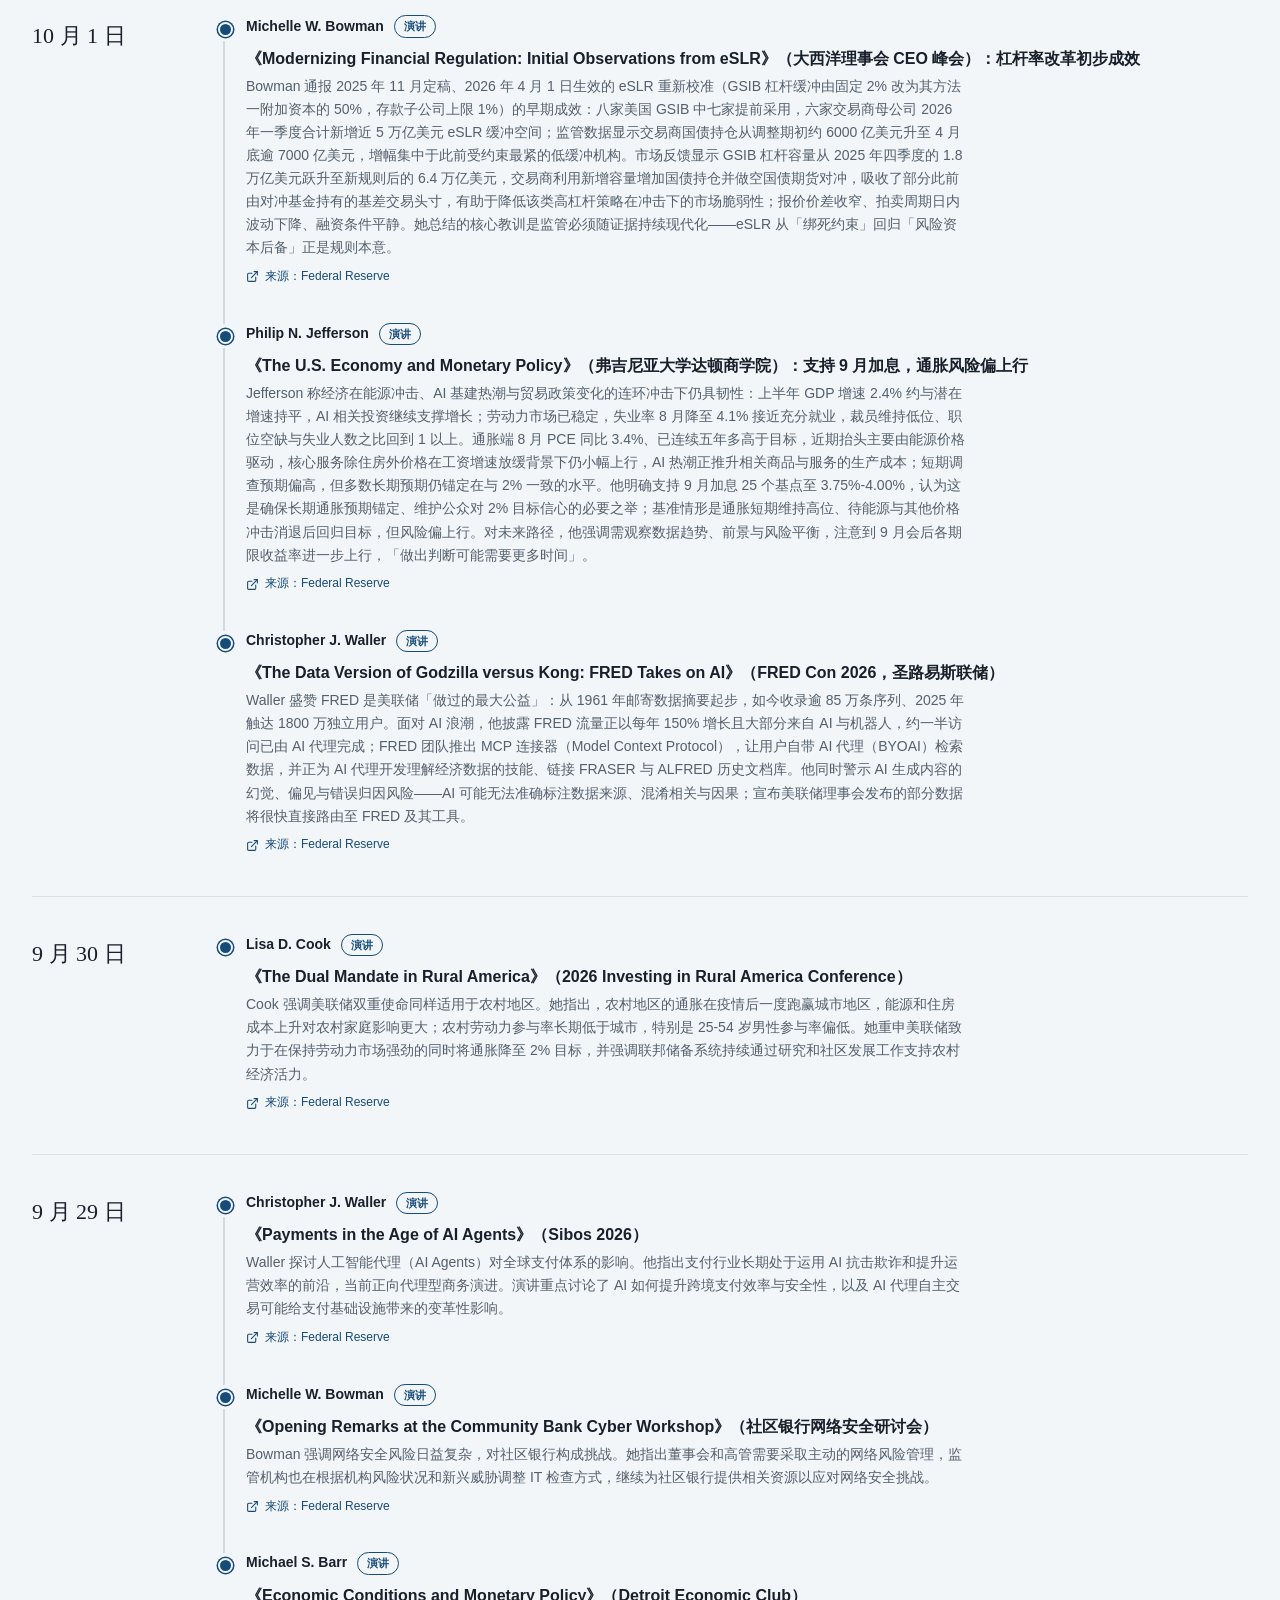
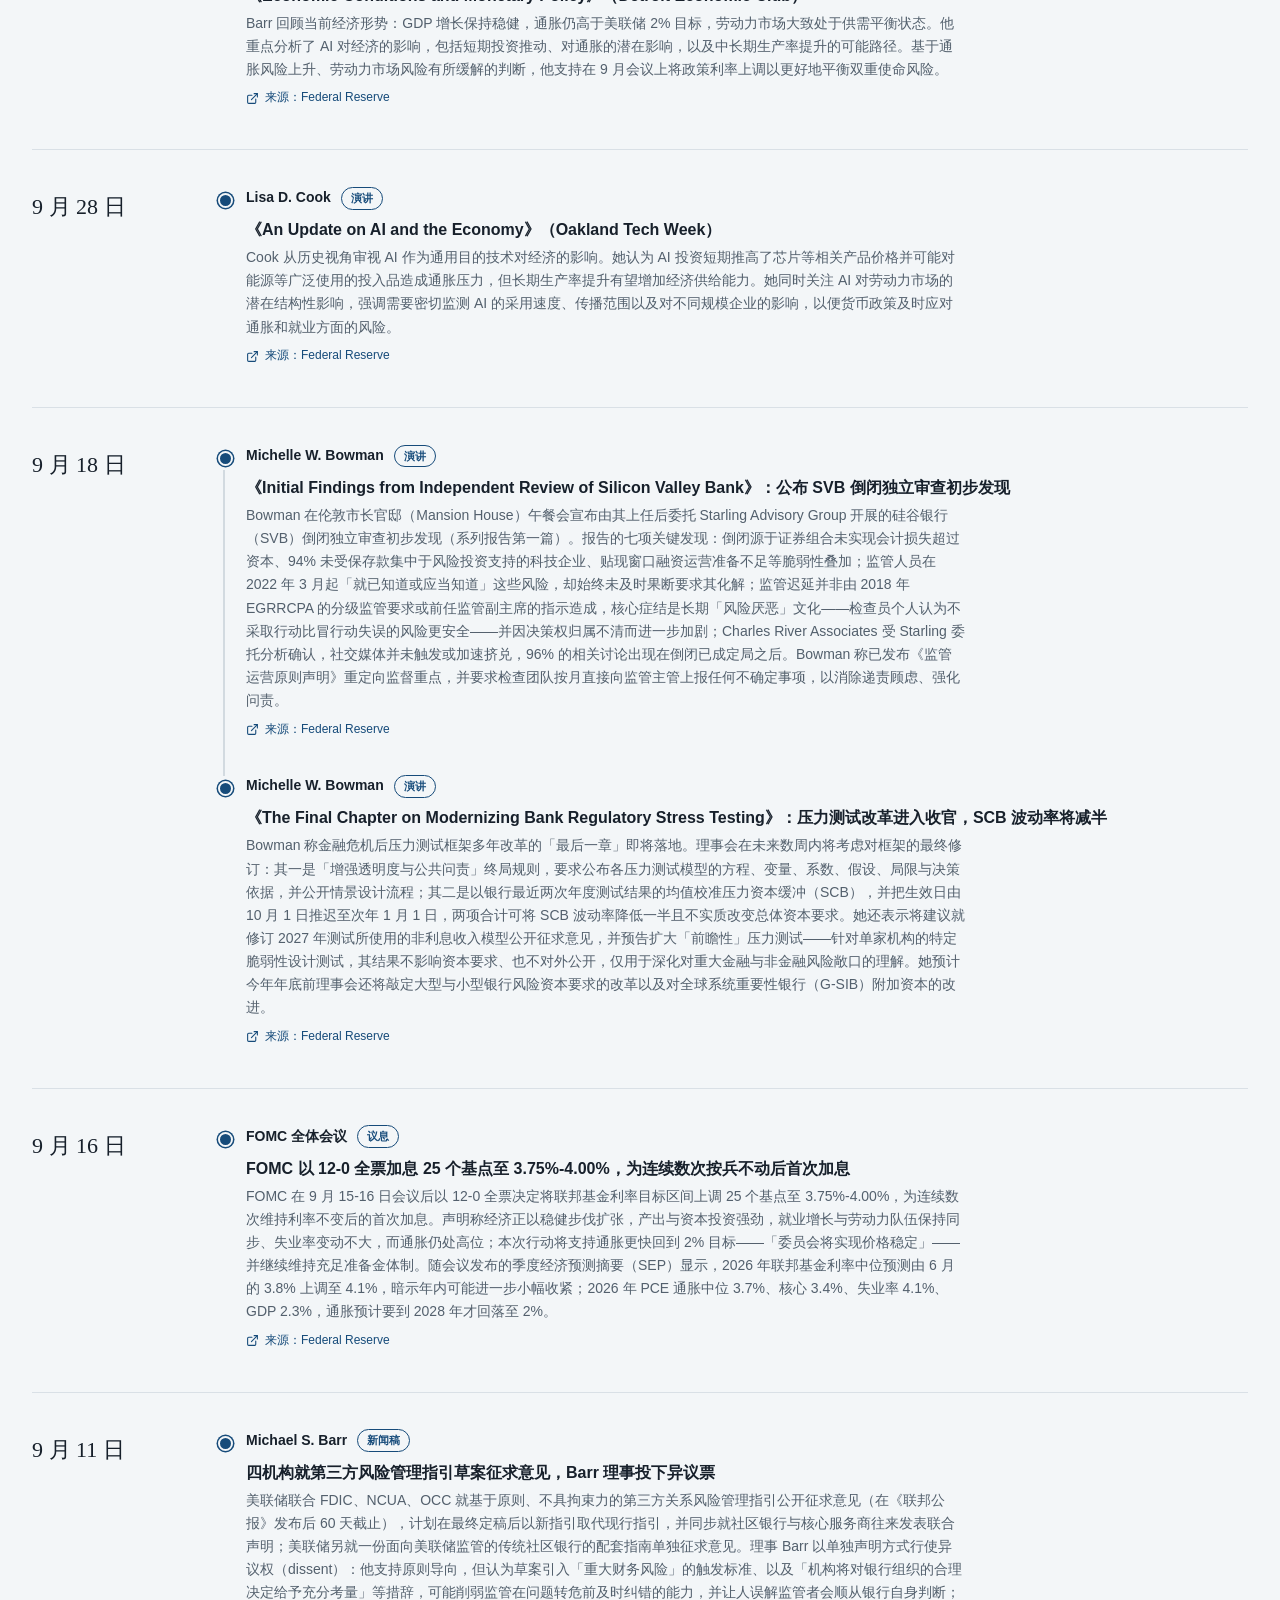
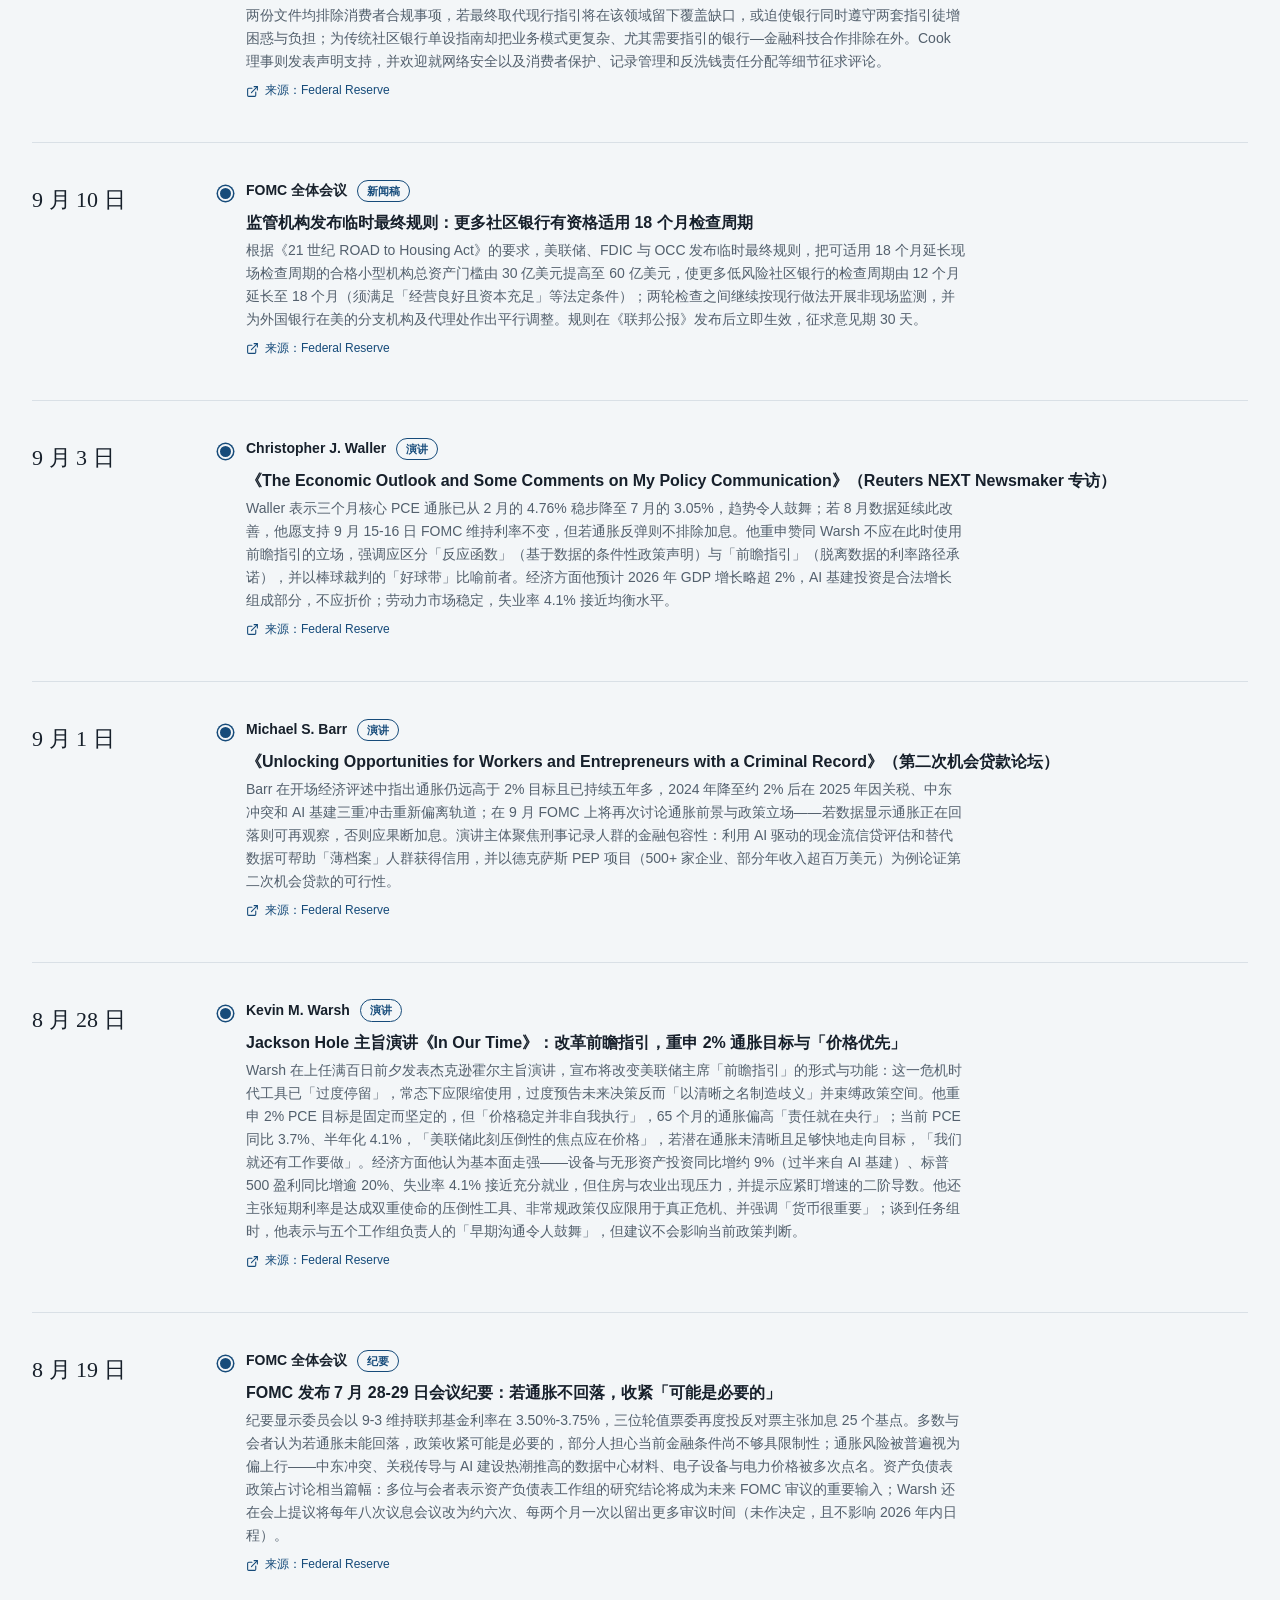
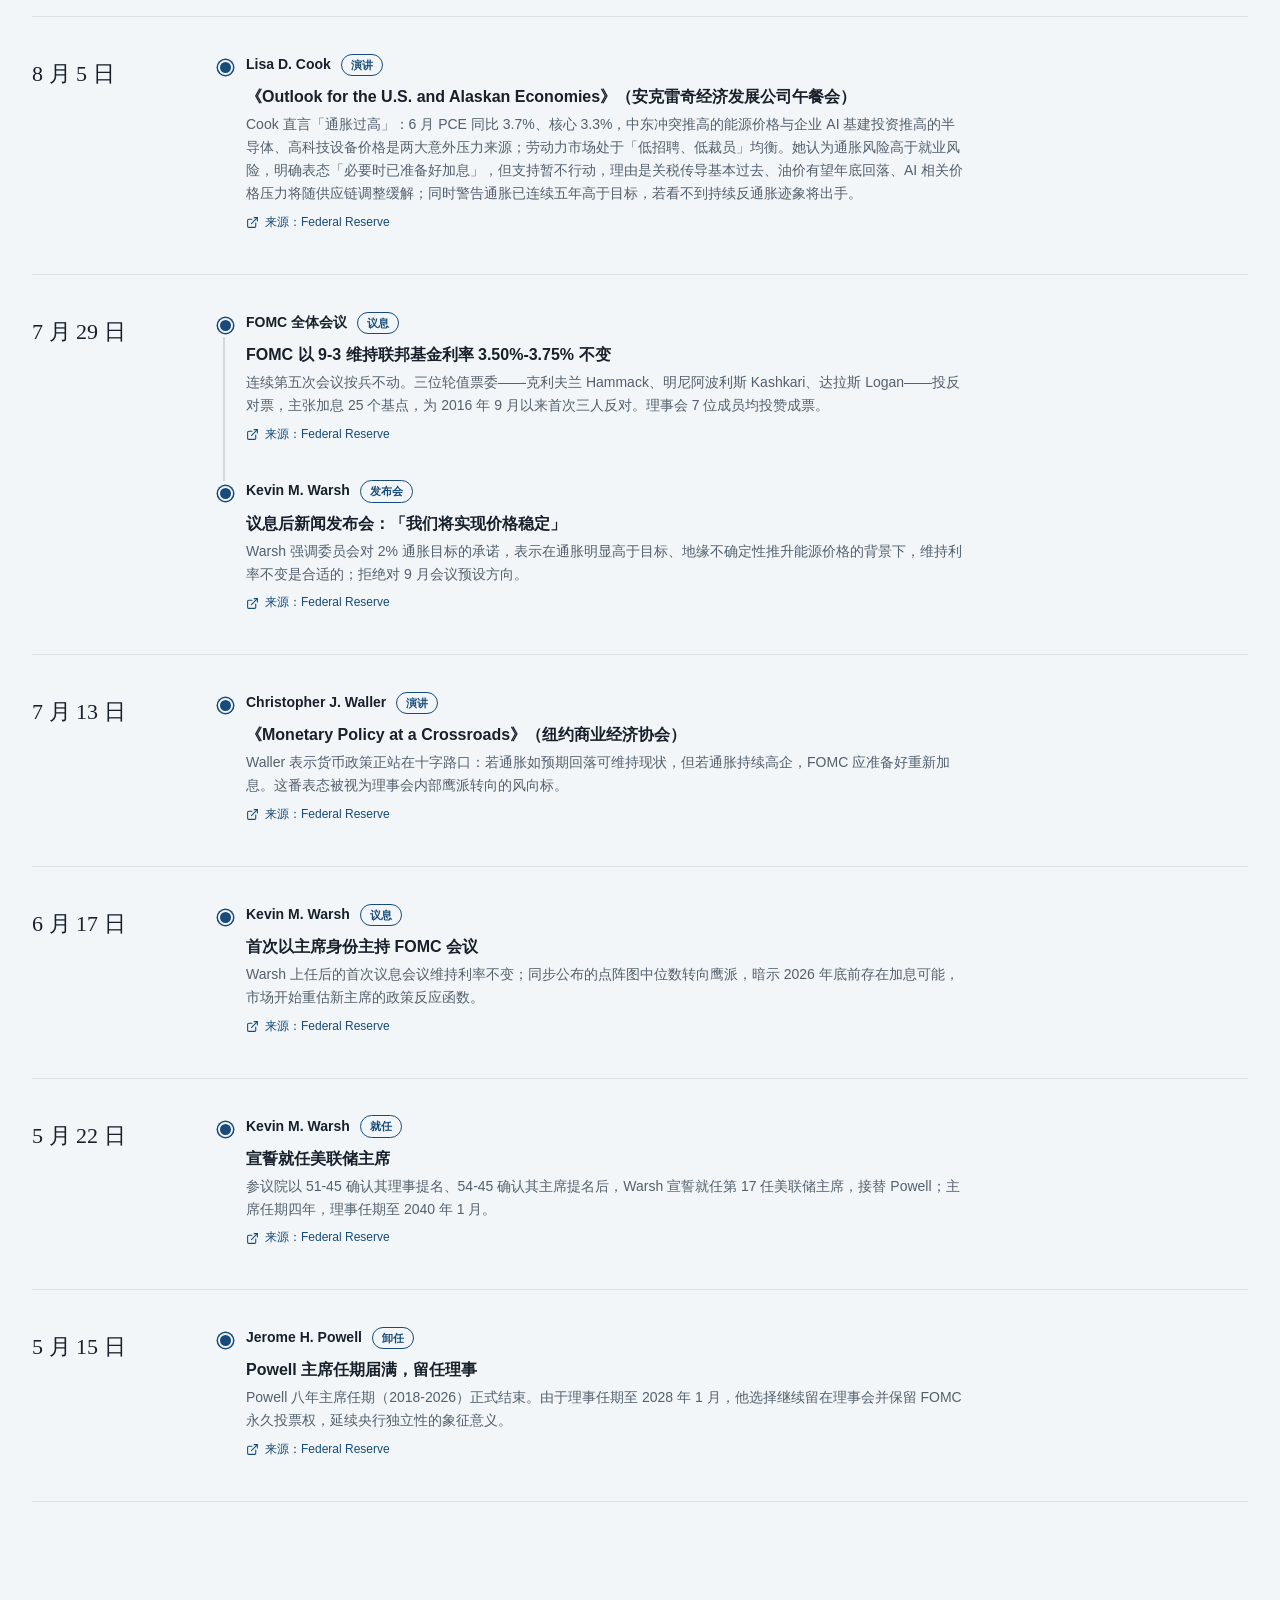
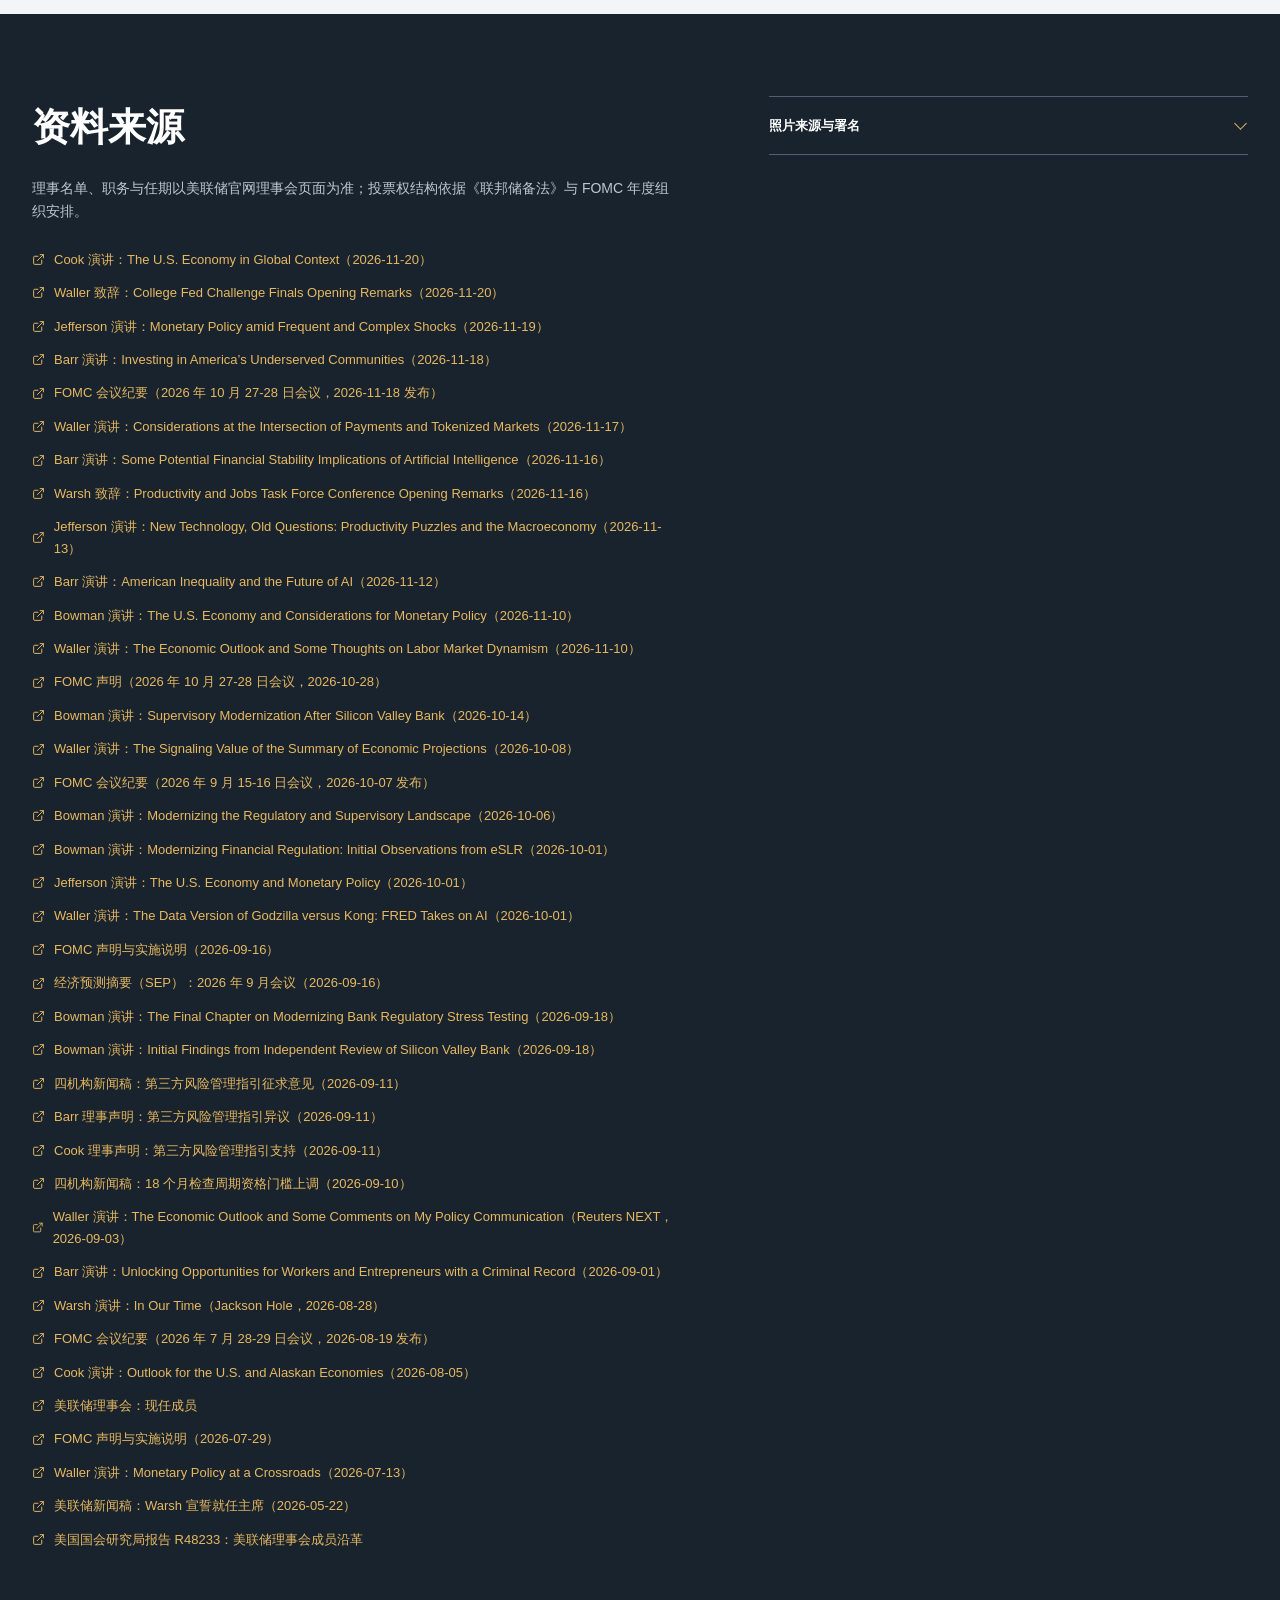
<file: governors.html>
<!doctype html>
<html lang="zh-CN">
<head>
  <meta charset="utf-8">
  <meta name="viewport" content="width=device-width, initial-scale=1">
  <meta name="description" content="美联储理事会现任 7 位理事：职务、任期、FOMC 投票权与政策立场。">
  <title>美联储理事会现任成员</title>
  <link rel="icon" type="image/svg+xml" href="./favicon.svg">
  <link rel="alternate icon" type="image/png" href="./favicon-180.png">
  <link rel="apple-touch-icon" href="./favicon-180.png">
  <link rel="stylesheet" href="styles.css">
</head>
<body>
  <a class="skip-link" href="#main">跳至正文</a>

  <header class="site-header">
    <a class="site-mark" href="#overview" aria-label="返回页面顶部">
      <span class="site-mark__seal" aria-hidden="true">F</span>
      <span class="site-mark__text">美联储特别工作组 <span>人物档案</span></span>
    </a>
    <nav class="site-nav" aria-label="页面导航">
      <a href="index.html">特别工作组</a>
      <a class="is-current" href="governors.html" aria-current="page">现任理事</a>
      <span class="site-nav__divider" aria-hidden="true"></span>
      <a href="#overview">总览</a>
      <a href="#voting">投票权</a>
      <a href="#directory">理事档案</a>
      <a href="#activity">动态</a>
      <a href="#sources">来源</a>
    </nav>
  </header>

  <main id="main">
    <section class="overview" id="overview" aria-labelledby="page-title">
      <div class="overview__heading shell">
        <div class="overview__copy">
          <h1 id="page-title">美联储理事会</h1>
          <p>
            理事会是联邦储备系统的核心治理机构，7 位理事由总统提名、参议院确认，任期 14 年。
            2026 年 5 月 Kevin Warsh 接替 Powell 出任主席后，理事会完成新一轮改组；
            全体 7 位理事在联邦公开市场委员会（FOMC）中均拥有永久投票权。
          </p>
        </div>
        <div class="overview__date" aria-label="资料日期">
          <span>资料更新</span>
          <strong id="updatedDate">2026.07.30</strong>
        </div>
      </div>

      <div class="leadership-map shell" id="leadershipMap" aria-label="七位理事总览"></div>

      <div class="summary-rail shell" aria-label="理事会概览数据">
        <div class="summary-rail__item">
          <strong>7</strong>
          <span>现任理事</span>
        </div>
        <div class="summary-rail__item">
          <strong>12</strong>
          <span>FOMC 票委</span>
        </div>
        <div class="summary-rail__item">
          <strong>3.50-3.75%</strong>
          <span>联邦基金利率</span>
        </div>
        <div class="summary-rail__statement">
          <span class="summary-rail__rule" aria-hidden="true"></span>
          <p>7 位理事全部为 FOMC 永久票委——理事会的集体立场，就是货币政策的基本盘。</p>
        </div>
      </div>
    </section>

    <section class="mandates" id="voting" aria-labelledby="voting-title">
      <div class="shell">
        <div class="section-heading">
          <h2 id="voting-title">FOMC 投票权结构</h2>
          <p>12 个投票席位的构成：7 位理事永久投票，纽约联储主席永久投票，4 个席位在地区联储主席间年度轮换。</p>
        </div>
        <div class="mandate-list" id="votingStructure"></div>
      </div>
    </section>

    <section class="directory" id="directory" aria-labelledby="directory-title">
      <div class="shell">
        <div class="directory__heading section-heading">
          <div>
            <h2 id="directory-title">理事档案</h2>
            <p>职务、任期、投票权与政策立场。</p>
          </div>
          <button class="text-command" id="toggleAll" type="button" aria-expanded="false">
            <svg aria-hidden="true" viewBox="0 0 24 24">
              <path d="m7 6 5 5 5-5"></path>
              <path d="m7 13 5 5 5-5"></path>
            </svg>
            <span>展开全部</span>
          </button>
        </div>

        <div class="member-list" id="governorList"></div>
      </div>
    </section>

    <section class="activity" id="activity" aria-labelledby="activity-title">
      <div class="shell">
        <div class="section-heading">
          <div>
            <h2 id="activity-title">近期动态</h2>
            <p>Warsh 就任主席以来，理事会与 FOMC 的关键节点。</p>
          </div>
        </div>
        <div class="timeline" id="activityTimeline"></div>
      </div>
    </section>

    <section class="sources" id="sources" aria-labelledby="sources-title">
      <div class="shell sources__layout">
        <div>
          <h2 id="sources-title">资料来源</h2>
          <p>
            理事名单、职务与任期以美联储官网理事会页面为准；投票权结构依据《联邦储备法》与 FOMC 年度组织安排。
          </p>
          <div class="source-links" id="sourceLinks"></div>
        </div>
        <details class="photo-credits">
          <summary>照片来源与署名</summary>
          <div class="photo-credits__list" id="photoCredits"></div>
        </details>
      </div>
    </section>
  </main>

  <footer class="site-footer">
    <div class="shell">
      <p>Ethan</p>
      <p>研究资料，不代表美联储或理事本人立场。</p>
    </div>
  </footer>

  <button class="back-to-top" id="backToTop" type="button" aria-label="返回顶部" title="返回顶部">
    <svg aria-hidden="true" viewBox="0 0 24 24">
      <path d="m18 15-6-6-6 6"></path>
    </svg>
  </button>

  <noscript>此页面需要启用 JavaScript 才能显示理事档案。</noscript>
  <script src="governors-data.js" defer></script>
  <script src="governors.js" defer></script>
</body>
</html>
</file>
<file: styles.css>
:root {
  --paper: #ffffff;
  --paper-cool: #f3f6f8;
  --ink: #17202b;
  --ink-soft: #53606d;
  --ink-faint: #77838e;
  --line: #d9e0e6;
  --line-strong: #b9c4ce;
  --federal-blue: #164b7a;
  --policy-red: #b64045;
  --teal: #23766f;
  --amber: #9a6a16;
  --plum: #72566f;
  --font-display: "Iowan Old Style", "Songti SC", STSong, Georgia, serif;
  --font-sans: -apple-system, BlinkMacSystemFont, "Segoe UI", "PingFang SC", "Microsoft YaHei", Arial, sans-serif;
  --shell: 1240px;
  --header-height: 72px;
  --radius: 6px;
}

* {
  box-sizing: border-box;
}

html {
  scroll-behavior: smooth;
  scroll-padding-top: calc(var(--header-height) + 24px);
}

body {
  margin: 0;
  background: var(--paper);
  color: var(--ink);
  font-family: var(--font-sans);
  font-size: 16px;
  line-height: 1.65;
  letter-spacing: 0;
  -webkit-font-smoothing: antialiased;
  text-rendering: optimizeLegibility;
}

body,
button,
input,
summary {
  letter-spacing: 0;
}

button,
input {
  font: inherit;
}

button,
summary,
a {
  -webkit-tap-highlight-color: transparent;
}

img {
  display: block;
  max-width: 100%;
}

a {
  color: inherit;
}

h1,
h2,
h3,
h4,
p {
  margin-top: 0;
}

h1,
h2,
h3 {
  text-wrap: balance;
}

.shell {
  width: min(calc(100% - 64px), var(--shell));
  margin-inline: auto;
}

.sr-only {
  position: absolute;
  width: 1px;
  height: 1px;
  padding: 0;
  margin: -1px;
  overflow: hidden;
  clip: rect(0, 0, 0, 0);
  white-space: nowrap;
  border: 0;
}

.skip-link {
  position: fixed;
  top: 12px;
  left: 12px;
  z-index: 200;
  transform: translateY(-160%);
  padding: 9px 14px;
  border-radius: var(--radius);
  background: var(--ink);
  color: white;
  text-decoration: none;
}

.skip-link:focus {
  transform: translateY(0);
}

:focus-visible {
  outline: 3px solid #e29b31;
  outline-offset: 3px;
}

.site-header {
  position: sticky;
  top: 0;
  z-index: 100;
  display: flex;
  align-items: center;
  justify-content: space-between;
  min-height: var(--header-height);
  padding: 0 32px;
  border-bottom: 1px solid rgba(185, 196, 206, 0.78);
  background: rgba(255, 255, 255, 0.96);
  backdrop-filter: blur(16px);
}

.site-mark {
  display: inline-flex;
  align-items: center;
  gap: 12px;
  color: var(--ink);
  text-decoration: none;
}

.site-mark__seal {
  display: grid;
  width: 34px;
  height: 34px;
  place-items: center;
  border: 1px solid var(--federal-blue);
  border-radius: 50%;
  color: var(--federal-blue);
  font-family: var(--font-display);
  font-size: 20px;
  font-weight: 700;
  line-height: 1;
}

.site-mark__text {
  font-size: 14px;
  font-weight: 700;
}

.site-mark__text span {
  margin-left: 7px;
  color: var(--ink-faint);
  font-size: 12px;
  font-weight: 500;
}

.site-nav {
  display: flex;
  align-items: stretch;
  min-height: var(--header-height);
}

.site-nav a {
  position: relative;
  display: grid;
  min-width: 72px;
  padding: 0 12px;
  place-items: center;
  color: var(--ink-soft);
  font-size: 13px;
  font-weight: 600;
  text-decoration: none;
}

.site-nav a::after {
  position: absolute;
  right: 12px;
  bottom: -1px;
  left: 12px;
  height: 2px;
  background: var(--federal-blue);
  content: "";
  opacity: 0;
  transform: scaleX(0.5);
  transition: opacity 180ms ease, transform 180ms ease;
}

.site-nav a:hover,
.site-nav a.is-active {
  color: var(--federal-blue);
}

.site-nav a:hover::after,
.site-nav a.is-active::after {
  opacity: 1;
  transform: scaleX(1);
}

.overview {
  overflow: hidden;
  padding: 28px 0 0;
  background: var(--paper);
}

.overview__heading {
  display: grid;
  grid-template-columns: minmax(0, 1fr) 150px;
  gap: 60px;
  align-items: end;
  margin-bottom: 20px;
}

.overview__copy h1 {
  max-width: 980px;
  margin-bottom: 18px;
  color: var(--ink);
  font-family: var(--font-display);
  font-size: 52px;
  font-weight: 650;
  line-height: 1.08;
}

.overview__copy p {
  max-width: 860px;
  margin-bottom: 0;
  color: var(--ink-soft);
  font-size: 16px;
  line-height: 1.8;
}

.overview__date {
  padding: 18px 0 5px;
  border-top: 2px solid var(--policy-red);
  text-align: right;
}

.overview__date span,
.overview__date strong {
  display: block;
}

.overview__date span {
  margin-bottom: 4px;
  color: var(--ink-faint);
  font-size: 12px;
}

.overview__date strong {
  color: var(--ink);
  font-size: 16px;
  font-variant-numeric: tabular-nums;
}

.leadership-map {
  border-top: 1px solid var(--line-strong);
  border-bottom: 1px solid var(--line-strong);
}

.group-lane {
  --group-color: var(--federal-blue);
  display: grid;
  grid-template-columns: 270px minmax(0, 1fr);
  min-height: 56px;
  border-bottom: 1px solid var(--line);
}

.group-lane:last-child {
  border-bottom: 0;
}

.group-lane__label {
  display: grid;
  grid-template-columns: 42px minmax(0, 1fr);
  gap: 16px;
  align-items: center;
  padding: 2px 22px 2px 0;
  border-right: 1px solid var(--line);
}

.group-lane__number {
  color: var(--group-color);
  font-family: var(--font-display);
  font-size: 21px;
  font-variant-numeric: tabular-nums;
}

.group-lane__label strong,
.group-lane__label span {
  display: block;
}

.group-lane__label strong {
  margin-bottom: 2px;
  font-size: 14px;
}

.group-lane__label span {
  color: var(--ink-faint);
  font-size: 11px;
}

.group-lane__members {
  position: relative;
  display: grid;
  grid-template-columns: repeat(3, minmax(0, 1fr));
  gap: 0;
  padding-left: 24px;
}

.group-lane__members::before {
  position: absolute;
  top: 50%;
  right: 18px;
  left: 18px;
  z-index: 0;
  height: 1px;
  background: color-mix(in srgb, var(--group-color) 55%, white);
  content: "";
}

.map-member {
  position: relative;
  z-index: 1;
  display: grid;
  grid-template-columns: 40px minmax(0, 1fr);
  gap: 10px;
  align-items: center;
  min-width: 0;
  padding: 2px 12px;
  border: 0;
  border-radius: 0;
  background: transparent;
  color: var(--ink);
  cursor: pointer;
  text-align: left;
  transition: background 180ms ease, color 180ms ease;
}

.map-member:hover {
  background: color-mix(in srgb, var(--group-color) 8%, white);
}

.map-member__portrait {
  width: 40px;
  height: 46px;
  overflow: hidden;
  border: 2px solid white;
  border-radius: 3px;
  box-shadow: 0 0 0 1px color-mix(in srgb, var(--group-color) 58%, white);
}

.map-member__portrait img {
  width: 100%;
  height: 100%;
  object-fit: cover;
  filter: saturate(0.78) contrast(1.03);
  transition: filter 180ms ease, transform 220ms ease;
}

.map-member:hover .map-member__portrait img {
  filter: saturate(1) contrast(1.02);
  transform: scale(1.035);
}

.map-member__copy {
  min-width: 0;
  background: var(--paper);
  box-shadow: -8px 0 0 var(--paper), 8px 0 0 var(--paper);
}

.map-member__name,
.map-member__role {
  display: block;
  overflow: hidden;
  text-overflow: ellipsis;
}

.map-member__name {
  margin-bottom: 2px;
  font-family: var(--font-display);
  font-size: 14px;
  font-weight: 700;
  line-height: 1.25;
  white-space: nowrap;
}

.map-member__role {
  color: var(--ink-faint);
  font-size: 11px;
  line-height: 1.45;
  white-space: nowrap;
}

.summary-rail {
  display: grid;
  grid-template-columns: 120px 150px 170px minmax(0, 1fr);
  min-height: 70px;
  align-items: stretch;
  border-bottom: 1px solid var(--line-strong);
}

.summary-rail__item {
  display: flex;
  flex-direction: column;
  justify-content: center;
  border-right: 1px solid var(--line);
}

.summary-rail__item strong {
  font-family: var(--font-display);
  font-size: 26px;
  font-weight: 600;
  line-height: 1;
}

.summary-rail__item span {
  margin-top: 7px;
  color: var(--ink-faint);
  font-size: 11px;
}

.summary-rail__statement {
  display: grid;
  grid-template-columns: 54px minmax(0, 1fr);
  gap: 24px;
  align-items: center;
  padding-left: 36px;
}

.summary-rail__rule {
  width: 54px;
  height: 2px;
  background: var(--policy-red);
}

.summary-rail__statement p {
  max-width: 560px;
  margin-bottom: 0;
  color: var(--ink-soft);
  font-family: var(--font-display);
  font-size: 15px;
  line-height: 1.6;
}

.mandates {
  padding: 48px 0 88px;
  background: var(--paper-cool);
}

.section-heading {
  display: flex;
  align-items: end;
  justify-content: space-between;
  gap: 40px;
  margin-bottom: 48px;
}

.section-heading h2 {
  margin-bottom: 12px;
  color: var(--ink);
  font-family: var(--font-display);
  font-size: 42px;
  font-weight: 650;
  line-height: 1.15;
}

.section-heading p {
  margin-bottom: 0;
  color: var(--ink-soft);
  font-size: 15px;
}

.mandate-list {
  border-top: 1px solid var(--line-strong);
}

.mandate-row {
  --group-color: var(--federal-blue);
  display: grid;
  grid-template-columns: 72px 290px minmax(0, 1fr) 190px;
  gap: 26px;
  align-items: center;
  min-height: 112px;
  border-bottom: 1px solid var(--line);
}

.mandate-row__number {
  color: var(--group-color);
  font-family: var(--font-display);
  font-size: 28px;
  font-variant-numeric: tabular-nums;
}

.mandate-row__name strong,
.mandate-row__name span {
  display: block;
}

.mandate-row__name strong {
  margin-bottom: 2px;
  font-size: 16px;
}

.mandate-row__name span {
  color: var(--ink-faint);
  font-size: 12px;
}

.mandate-row__text {
  margin-bottom: 0;
  color: var(--ink-soft);
  font-size: 14px;
}

.mandate-row__signal {
  padding-left: 18px;
  border-left: 2px solid var(--group-color);
  color: var(--group-color);
  font-size: 12px;
  font-weight: 700;
}

.directory {
  padding: 96px 0 112px;
  background: var(--paper);
}

.directory__heading {
  margin-bottom: 34px;
}

.text-command {
  display: inline-flex;
  min-height: 42px;
  align-items: center;
  gap: 8px;
  padding: 8px 2px;
  border: 0;
  border-bottom: 1px solid var(--line-strong);
  border-radius: 0;
  background: transparent;
  color: var(--federal-blue);
  cursor: pointer;
  font-size: 13px;
  font-weight: 700;
}

.text-command:hover {
  border-bottom-color: var(--federal-blue);
}

.text-command svg {
  width: 17px;
  height: 17px;
  fill: none;
  stroke: currentColor;
  stroke-linecap: round;
  stroke-linejoin: round;
  stroke-width: 1.8;
}

.directory-tools {
  display: grid;
  grid-template-columns: minmax(280px, 390px) minmax(0, 1fr);
  gap: 24px;
  align-items: center;
  margin-bottom: 20px;
  padding: 18px 0;
  border-top: 1px solid var(--line-strong);
  border-bottom: 1px solid var(--line-strong);
}

.search-field {
  position: relative;
  display: block;
}

.search-field > svg {
  position: absolute;
  top: 50%;
  left: 13px;
  width: 18px;
  height: 18px;
  transform: translateY(-50%);
  fill: none;
  stroke: var(--ink-faint);
  stroke-linecap: round;
  stroke-width: 1.8;
  pointer-events: none;
}

.search-field input {
  width: 100%;
  height: 44px;
  padding: 0 14px 0 42px;
  border: 1px solid var(--line-strong);
  border-radius: 4px;
  background: white;
  color: var(--ink);
  font-size: 14px;
}

.search-field input::placeholder {
  color: #8a949d;
}

.search-field input:focus {
  border-color: var(--federal-blue);
  outline: 3px solid rgba(36, 89, 166, 0.16);
}

.group-filters {
  display: flex;
  min-width: 0;
  justify-content: flex-end;
  gap: 4px;
  overflow-x: auto;
  scrollbar-width: thin;
}

.filter-button {
  --group-color: var(--federal-blue);
  position: relative;
  flex: 0 0 auto;
  min-height: 36px;
  padding: 7px 11px;
  border: 1px solid transparent;
  border-radius: 4px;
  background: transparent;
  color: var(--ink-soft);
  cursor: pointer;
  font-size: 12px;
  font-weight: 650;
  white-space: nowrap;
}

.filter-button:hover {
  background: var(--paper-cool);
  color: var(--ink);
}

.filter-button[aria-pressed="true"] {
  border-color: color-mix(in srgb, var(--group-color) 48%, white);
  background: color-mix(in srgb, var(--group-color) 8%, white);
  color: var(--group-color);
}

.result-status {
  min-height: 26px;
  margin-bottom: 6px;
  color: var(--ink-faint);
  font-size: 12px;
}

.member-list {
  border-top: 1px solid var(--line-strong);
}

.member-profile {
  --group-color: var(--federal-blue);
  scroll-margin-top: calc(var(--header-height) + 24px);
  border-bottom: 1px solid var(--line-strong);
  background: var(--paper);
}

.member-profile[hidden] {
  display: none;
}

.member-profile summary {
  position: relative;
  display: grid;
  grid-template-columns: 156px minmax(0, 1fr) 64px;
  gap: 32px;
  align-items: center;
  min-height: 218px;
  padding: 28px 8px 28px 0;
  cursor: pointer;
  list-style: none;
}

.member-profile summary::-webkit-details-marker {
  display: none;
}

.member-profile summary::after {
  position: absolute;
  right: 6px;
  bottom: 24px;
  width: 9px;
  height: 9px;
  border-right: 1.8px solid var(--group-color);
  border-bottom: 1.8px solid var(--group-color);
  content: "";
  transform: rotate(45deg);
  transition: transform 180ms ease;
}

.member-profile[open] summary::after {
  transform: rotate(225deg) translate(-3px, -3px);
}

.member-profile summary:hover {
  background: color-mix(in srgb, var(--group-color) 4%, white);
}

.profile-portrait {
  position: relative;
  width: 156px;
  height: 190px;
  overflow: hidden;
  border-radius: 3px;
  background: #e7ebee;
}

.profile-portrait.is-fallback::before {
  position: absolute;
  inset: 0;
  display: grid;
  place-items: center;
  background: color-mix(in srgb, var(--group-color) 12%, white);
  color: var(--group-color);
  content: attr(data-initials);
  font-family: var(--font-display);
  font-size: 34px;
  font-weight: 700;
}

.map-member__portrait.is-fallback {
  background: color-mix(in srgb, var(--group-color) 12%, white);
}

.profile-portrait img {
  width: 100%;
  height: 100%;
  object-fit: cover;
  filter: saturate(0.82) contrast(1.03);
  transition: filter 180ms ease;
}

.member-profile[open] .profile-portrait img,
.member-profile summary:hover .profile-portrait img {
  filter: saturate(1) contrast(1.02);
}

.profile-summary {
  min-width: 0;
}

.profile-meta {
  display: flex;
  flex-wrap: wrap;
  gap: 8px 20px;
  margin-bottom: 12px;
  color: var(--group-color);
  font-size: 11px;
  font-weight: 700;
}

.profile-meta span + span {
  position: relative;
}

.profile-meta span + span::before {
  position: absolute;
  top: 50%;
  left: -11px;
  width: 2px;
  height: 2px;
  border-radius: 50%;
  background: var(--line-strong);
  content: "";
}

.profile-name {
  display: block;
  margin-bottom: 6px;
  font-family: var(--font-display);
  font-size: 32px;
  font-weight: 700;
  line-height: 1.15;
}

.profile-cn-name {
  margin-left: 8px;
  color: var(--ink-faint);
  font-family: var(--font-sans);
  font-size: 13px;
  font-weight: 500;
}

.profile-title {
  display: block;
  max-width: 760px;
  margin-bottom: 14px;
  color: var(--ink-soft);
  font-size: 14px;
}

.profile-core {
  display: block;
  max-width: 820px;
  margin-bottom: 14px;
  color: var(--ink);
  font-family: var(--font-display);
  font-size: 18px;
  line-height: 1.65;
}

.profile-tags {
  display: flex;
  flex-wrap: wrap;
  gap: 4px 0;
  margin: 0;
  padding: 0;
  color: var(--ink-faint);
  font-size: 11px;
  list-style: none;
}

.profile-tags > span:not(:last-child)::after {
  margin: 0 9px;
  color: var(--group-color);
  content: "·";
}

.profile-index {
  align-self: start;
  padding-top: 2px;
  color: color-mix(in srgb, var(--group-color) 55%, white);
  font-family: var(--font-display);
  font-size: 30px;
  text-align: right;
  font-variant-numeric: tabular-nums;
}

.profile-details {
  display: grid;
  grid-template-columns: minmax(280px, 0.9fr) minmax(0, 1.5fr);
  gap: 64px;
  padding: 12px 72px 48px 188px;
}

.profile-details h4 {
  margin-bottom: 20px;
  color: var(--group-color);
  font-size: 12px;
  font-weight: 750;
}

.profile-bio {
  margin-bottom: 24px;
  color: var(--ink-soft);
  font-size: 14px;
}

.career-list {
  margin: 0;
  padding: 0;
  list-style: none;
}

.career-list li {
  position: relative;
  padding: 0 0 18px 20px;
  color: var(--ink-soft);
  font-size: 13px;
}

.career-list li::before {
  position: absolute;
  top: 8px;
  left: 0;
  width: 7px;
  height: 7px;
  border: 2px solid var(--group-color);
  border-radius: 50%;
  background: var(--paper);
  content: "";
}

.career-list li:not(:last-child)::after {
  position: absolute;
  top: 18px;
  bottom: 0;
  left: 4px;
  width: 1px;
  background: color-mix(in srgb, var(--group-color) 32%, white);
  content: "";
}

.contribution {
  display: grid;
  grid-template-columns: 180px minmax(0, 1fr);
  gap: 22px;
  padding: 17px 0;
  border-top: 1px solid var(--line);
}

.contribution:last-of-type {
  border-bottom: 1px solid var(--line);
}

.contribution strong {
  color: var(--ink);
  font-size: 13px;
}

.contribution p {
  margin-bottom: 0;
  color: var(--ink-soft);
  font-size: 13px;
}

.photo-source {
  display: inline-flex;
  align-items: center;
  gap: 6px;
  margin-top: 20px;
  color: var(--ink-faint);
  font-size: 11px;
  text-decoration: none;
}

.photo-source:hover {
  color: var(--group-color);
}

.photo-source svg,
.source-link svg {
  width: 13px;
  height: 13px;
  fill: none;
  stroke: currentColor;
  stroke-linecap: round;
  stroke-linejoin: round;
  stroke-width: 1.8;
}

.empty-state {
  padding: 70px 0;
  text-align: center;
}

.empty-state h3 {
  margin-bottom: 8px;
  font-family: var(--font-display);
  font-size: 28px;
}

.empty-state p {
  margin-bottom: 0;
  color: var(--ink-faint);
  font-size: 14px;
}

.activity {
  padding: 96px 0 112px;
  background: var(--paper-cool);
}

.timeline {
  border-top: 1px solid var(--line-strong);
}

.timeline-day {
  display: grid;
  grid-template-columns: 150px minmax(0, 1fr);
  gap: 36px;
  padding: 36px 0;
  border-bottom: 1px solid var(--line);
}

.timeline-day__date {
  padding-top: 3px;
  color: var(--ink);
  font-family: var(--font-display);
  font-size: 22px;
  font-variant-numeric: tabular-nums;
  white-space: nowrap;
}

.timeline-day__items {
  display: grid;
  gap: 30px;
}

.timeline-item {
  --group-color: var(--federal-blue);
  position: relative;
  padding-left: 28px;
}

.timeline-item::before {
  position: absolute;
  top: 7px;
  left: 0;
  width: 11px;
  height: 11px;
  border: 2px solid var(--paper-cool);
  border-radius: 50%;
  background: var(--group-color);
  box-shadow: 0 0 0 1.5px var(--group-color);
  content: "";
}

.timeline-item::after {
  position: absolute;
  top: 26px;
  bottom: -32px;
  left: 5px;
  width: 1.5px;
  background: var(--line-strong);
  content: "";
  opacity: 0.55;
}

.timeline-day__items .timeline-item:last-child::after {
  display: none;
}

.timeline-item__meta {
  display: flex;
  flex-wrap: wrap;
  align-items: center;
  gap: 10px;
}

.timeline-item__member {
  padding: 0;
  border: 0;
  border-bottom: 1px solid transparent;
  background: transparent;
  color: var(--ink);
  cursor: pointer;
  font-size: 14px;
  font-weight: 700;
}

.timeline-item__member:hover {
  border-bottom-color: var(--group-color);
  color: var(--group-color);
}

.timeline-item__group {
  color: var(--ink-faint);
  font-size: 12px;
}

.timeline-item__type {
  padding: 2px 9px;
  border: 1px solid var(--group-color);
  border-radius: 999px;
  color: var(--group-color);
  font-size: 11px;
  font-weight: 700;
  line-height: 1.5;
}

.timeline-item__title {
  margin: 8px 0 4px;
  color: var(--ink);
  font-size: 16px;
  font-weight: 650;
  line-height: 1.5;
}

.timeline-item__summary {
  max-width: 720px;
  margin-bottom: 6px;
  color: var(--ink-soft);
  font-size: 14px;
}

.timeline-item__source {
  display: inline-flex;
  align-items: center;
  gap: 6px;
  color: var(--federal-blue);
  font-size: 12px;
  text-decoration: none;
}

.timeline-item__source:hover {
  text-decoration: underline;
}

.timeline-item__source svg {
  width: 13px;
  height: 13px;
  fill: none;
  stroke: currentColor;
  stroke-linecap: round;
  stroke-linejoin: round;
  stroke-width: 2;
}

.activity-note {
  margin: 30px 0 0;
  color: var(--ink-faint);
  font-size: 13px;
}

.sources {
  padding: 82px 0;
  background: #19232d;
  color: white;
}

.sources__layout {
  display: grid;
  grid-template-columns: minmax(0, 1.15fr) minmax(360px, 0.85fr);
  gap: 90px;
}

.sources h2 {
  margin-bottom: 18px;
  font-family: var(--font-display);
  font-size: 38px;
  font-weight: 650;
}

.sources p {
  max-width: 680px;
  margin-bottom: 26px;
  color: #bdc7d0;
  font-size: 14px;
}

.source-links {
  display: grid;
  gap: 12px;
}

.source-link {
  display: inline-flex;
  width: fit-content;
  align-items: center;
  gap: 9px;
  color: #e6b862;
  font-size: 13px;
  text-decoration: none;
}

.source-link:hover {
  color: white;
}

.photo-credits {
  align-self: start;
  border-top: 1px solid #52606b;
  border-bottom: 1px solid #52606b;
}

.photo-credits summary {
  position: relative;
  padding: 18px 30px 18px 0;
  color: white;
  cursor: pointer;
  font-size: 13px;
  font-weight: 700;
  list-style: none;
}

.photo-credits summary::-webkit-details-marker {
  display: none;
}

.photo-credits summary::after {
  position: absolute;
  top: 22px;
  right: 3px;
  width: 8px;
  height: 8px;
  border-right: 1px solid #e6b862;
  border-bottom: 1px solid #e6b862;
  content: "";
  transform: rotate(45deg);
  transition: transform 180ms ease;
}

.photo-credits[open] summary::after {
  transform: rotate(225deg) translate(-3px, -3px);
}

.photo-credits__list {
  display: grid;
  grid-template-columns: repeat(2, minmax(0, 1fr));
  gap: 7px 20px;
  padding: 4px 0 22px;
}

.photo-credits__list a {
  overflow: hidden;
  color: #aeb9c2;
  font-size: 11px;
  text-decoration: none;
  text-overflow: ellipsis;
  white-space: nowrap;
}

.photo-credits__list a:hover {
  color: white;
}

.site-footer {
  padding: 24px 0;
  background: #111920;
  color: #8f9ba5;
}

.site-footer .shell {
  display: flex;
  justify-content: space-between;
  gap: 24px;
}

.site-footer p {
  margin-bottom: 0;
  font-size: 11px;
}

.back-to-top {
  position: fixed;
  right: 22px;
  bottom: 22px;
  z-index: 80;
  display: grid;
  width: 44px;
  height: 44px;
  place-items: center;
  border: 1px solid var(--line-strong);
  border-radius: 5px;
  background: rgba(255, 255, 255, 0.96);
  color: var(--federal-blue);
  box-shadow: 0 8px 24px rgba(18, 34, 49, 0.12);
  cursor: pointer;
  opacity: 0;
  pointer-events: none;
  transform: translateY(8px);
  transition: opacity 180ms ease, transform 180ms ease;
}

.back-to-top.is-visible {
  opacity: 1;
  pointer-events: auto;
  transform: translateY(0);
}

.back-to-top svg {
  width: 20px;
  height: 20px;
  fill: none;
  stroke: currentColor;
  stroke-linecap: round;
  stroke-linejoin: round;
  stroke-width: 1.8;
}

noscript {
  display: block;
  padding: 20px;
  background: #fff2d8;
  color: #6e4a0b;
  text-align: center;
}

@media (max-width: 1080px) {
  .overview__copy h1 {
    font-size: 52px;
  }

  .group-lane {
    grid-template-columns: 232px minmax(0, 1fr);
  }

  .map-member {
    grid-template-columns: 40px minmax(0, 1fr);
    gap: 10px;
    padding: 2px 9px;
  }

  .map-member__portrait {
    width: 40px;
    height: 46px;
  }

  .map-member__name {
    font-size: 15px;
  }

  .mandate-row {
    grid-template-columns: 58px 235px minmax(0, 1fr) 160px;
    gap: 20px;
  }

  .timeline-day {
    grid-template-columns: 118px minmax(0, 1fr);
    gap: 24px;
  }

  .timeline-day__date {
    font-size: 19px;
  }

  .profile-details {
    padding-left: 0;
  }
}

@media (max-width: 820px) {
  :root {
    --header-height: 64px;
  }

  .shell {
    width: min(calc(100% - 40px), var(--shell));
  }

  .site-header {
    min-height: var(--header-height);
    padding-inline: 20px;
  }

  .site-nav a {
    min-width: 62px;
    padding-inline: 8px;
    font-size: 12px;
  }

  .overview {
    padding-top: 54px;
  }

  .overview__heading {
    grid-template-columns: minmax(0, 1fr) 120px;
    gap: 28px;
    margin-bottom: 38px;
  }

  .overview__copy h1 {
    font-size: 44px;
  }

  .overview__copy p {
    font-size: 16px;
  }

  .leadership-map {
    display: flex;
    overflow-x: auto;
    overscroll-behavior-inline: contain;
    scroll-snap-type: x proximity;
    scrollbar-width: thin;
  }

  .group-lane {
    flex: 0 0 320px;
    grid-template-columns: 1fr;
    grid-template-rows: 40px 92px;
    min-height: 132px;
    border-right: 1px solid var(--line);
    border-bottom: 0;
    scroll-snap-align: start;
  }

  .group-lane__label {
    grid-template-columns: 30px minmax(0, 1fr);
    gap: 8px;
    padding: 5px 12px;
    border-right: 0;
    border-bottom: 1px solid var(--line);
  }

  .group-lane__number {
    font-size: 17px;
  }

  .group-lane__label strong {
    font-size: 12px;
  }

  .group-lane__label span {
    display: none;
  }

  .group-lane__members {
    grid-template-columns: repeat(3, minmax(0, 1fr));
    padding: 0;
  }

  .group-lane__members::before {
    display: none;
  }

  .map-member {
    display: grid;
    grid-template-columns: 48px minmax(0, 1fr);
    gap: 7px;
    padding: 9px 8px;
  }

  .map-member__portrait {
    width: 48px;
    height: 64px;
  }

  .map-member__name {
    font-family: var(--font-sans);
    font-size: 11px;
    line-height: 1.35;
    white-space: normal;
  }

  .map-member__role {
    display: none;
  }

  .summary-rail {
    grid-template-columns: repeat(3, minmax(0, 1fr));
  }

  .summary-rail__statement {
    grid-column: 1 / -1;
    min-height: 76px;
    padding-left: 0;
    border-top: 1px solid var(--line);
  }

  .mandate-row {
    grid-template-columns: 46px 220px minmax(0, 1fr);
  }

  .mandate-row__signal {
    display: none;
  }

  .directory-tools {
    grid-template-columns: 1fr;
    gap: 14px;
  }

  .group-filters {
    justify-content: flex-start;
  }

  .member-profile summary {
    grid-template-columns: 130px minmax(0, 1fr) 42px;
    gap: 24px;
    min-height: 190px;
  }

  .profile-portrait {
    width: 130px;
    height: 164px;
  }

  .profile-name {
    font-size: 27px;
  }

  .profile-core {
    font-size: 16px;
  }

  .profile-details {
    grid-template-columns: 1fr;
    gap: 36px;
    padding: 8px 0 42px 154px;
  }

  .sources__layout {
    grid-template-columns: 1fr;
    gap: 50px;
  }
}

@media (max-width: 640px) {
  .shell {
    width: min(calc(100% - 32px), var(--shell));
  }

  .timeline-day {
    grid-template-columns: 1fr;
    gap: 16px;
    padding: 28px 0;
  }

  .timeline-day__date {
    padding-top: 0;
    font-size: 18px;
  }

  .site-mark__text {
    font-size: 13px;
  }

  .site-mark__text span,
  .site-nav {
    display: none;
  }

  .overview {
    padding-top: 36px;
  }

  .overview__heading {
    grid-template-columns: 1fr;
    gap: 16px;
    margin-bottom: 26px;
  }

  .overview__copy h1 {
    margin-bottom: 16px;
    font-size: 36px;
    line-height: 1.14;
  }

  .overview__copy p {
    font-size: 14px;
    line-height: 1.7;
  }

  .overview__date {
    display: flex;
    align-items: center;
    justify-content: space-between;
    padding: 9px 0 0;
    text-align: left;
  }

  .overview__date span {
    margin-bottom: 0;
  }

  .group-lane {
    flex-basis: 292px;
  }

  .summary-rail {
    min-height: 0;
  }

  .summary-rail__item {
    min-height: 74px;
  }

  .summary-rail__item strong {
    font-size: 25px;
  }

  .summary-rail__item span {
    max-width: 80px;
    font-size: 10px;
    line-height: 1.3;
  }

  .summary-rail__statement {
    display: none;
  }

  .summary-rail__rule {
    width: 32px;
  }

  .summary-rail__statement p {
    font-size: 14px;
  }

  .mandates {
    padding: 48px 0 76px;
  }

  .directory {
    padding: 68px 0 76px;
  }

  .section-heading {
    align-items: flex-start;
    margin-bottom: 34px;
  }

  .section-heading h2 {
    font-size: 34px;
  }

  .mandate-row {
    grid-template-columns: 40px minmax(0, 1fr);
    gap: 14px;
    min-height: 0;
    padding: 20px 0;
  }

  .mandate-row__number {
    grid-row: 1 / 3;
    font-size: 23px;
  }

  .mandate-row__name strong {
    font-size: 14px;
  }

  .mandate-row__text {
    grid-column: 2;
    font-size: 13px;
  }

  .directory__heading {
    align-items: flex-end;
    gap: 14px;
  }

  .text-command {
    flex: 0 0 auto;
  }

  .text-command span {
    display: none;
  }

  .directory-tools {
    padding: 14px 0;
  }

  .member-profile summary {
    grid-template-columns: 104px minmax(0, 1fr);
    gap: 18px;
    min-height: 164px;
    padding: 22px 30px 22px 0;
  }

  .member-profile summary::after {
    right: 8px;
    bottom: 24px;
  }

  .profile-portrait {
    width: 104px;
    height: 132px;
  }

  .profile-meta {
    gap: 5px 16px;
    margin-bottom: 8px;
    font-size: 9px;
  }

  .profile-name {
    font-size: 23px;
  }

  .profile-cn-name {
    display: block;
    margin: 4px 0 0;
    font-size: 11px;
  }

  .profile-title {
    margin-bottom: 9px;
    font-size: 11px;
    line-height: 1.5;
  }

  .profile-core {
    display: -webkit-box;
    margin-bottom: 0;
    overflow: hidden;
    font-family: var(--font-sans);
    font-size: 12px;
    line-height: 1.55;
    -webkit-box-orient: vertical;
    -webkit-line-clamp: 3;
  }

  .profile-tags,
  .profile-index {
    display: none;
  }

  .profile-details {
    gap: 30px;
    padding: 4px 0 36px;
  }

  .profile-details h4 {
    margin-bottom: 15px;
  }

  .contribution {
    grid-template-columns: 1fr;
    gap: 5px;
  }

  .sources {
    padding: 64px 0;
  }

  .sources h2 {
    font-size: 32px;
  }

  .photo-credits__list {
    grid-template-columns: 1fr;
  }

  .site-footer .shell {
    display: grid;
    gap: 6px;
  }

  .back-to-top {
    right: 14px;
    bottom: 14px;
  }
}

@media (prefers-reduced-motion: reduce) {
  *,
  *::before,
  *::after {
    scroll-behavior: auto !important;
    animation-duration: 0.01ms !important;
    animation-iteration-count: 1 !important;
    transition-duration: 0.01ms !important;
  }
}

@media print {
  .site-header,
  .directory-tools,
  .text-command,
  .back-to-top,
  .photo-source {
    display: none !important;
  }

  .overview,
  .mandates,
  .directory,
  .activity,
  .sources {
    padding-block: 28px;
  }

  .activity {
    background: white;
  }

  .timeline-item::after {
    display: none;
  }

  .member-profile summary {
    break-inside: avoid;
  }

  .sources {
    background: white;
    color: var(--ink);
  }

  .sources p,
  .source-link {
    color: var(--ink-soft);
  }
}


/* ---- 栏目切换：跨页链接与页内锚点共用 site-nav 样式 ---- */
.site-nav a.is-current {
  color: var(--federal-blue);
}

.site-nav a.is-current::after {
  opacity: 1;
  transform: scaleX(1);
}

.site-nav__divider {
  align-self: center;
  width: 1px;
  height: 20px;
  margin: 0 6px;
  background: var(--line-strong);
}

/* ---- 理事页：四人泳道 ---- */
.group-lane--four .group-lane__members {
  grid-template-columns: repeat(4, minmax(0, 1fr));
}

/* ---- 投票权徽标 ---- */
.profile-meta .voting-badge {
  padding: 2px 9px;
  border: 1px solid var(--group-color);
  border-radius: 999px;
  line-height: 1.5;
}

.profile-meta .voting-badge::before {
  display: none;
}

/* ---- 动态时间线里的静态主体（非人物按钮） ---- */
.timeline-item__member--static {
  cursor: default;
}

.timeline-item__member--static:hover {
  border-bottom-color: transparent;
  color: var(--ink);
}

@media (max-width: 1080px) {
  .group-lane--four .group-lane__members::before {
    display: none;
  }
}

@media (max-width: 820px) {
  .group-lane--four {
    grid-template-rows: 40px 184px;
    min-height: 224px;
  }
}

@media (max-width: 640px) {
  .site-nav {
    display: flex;
    margin-left: auto;
  }

  .site-nav a[href^="#"],
  .site-nav__divider {
    display: none;
  }

  .site-nav a {
    min-width: 0;
    padding-inline: 8px;
  }
}
</file>
